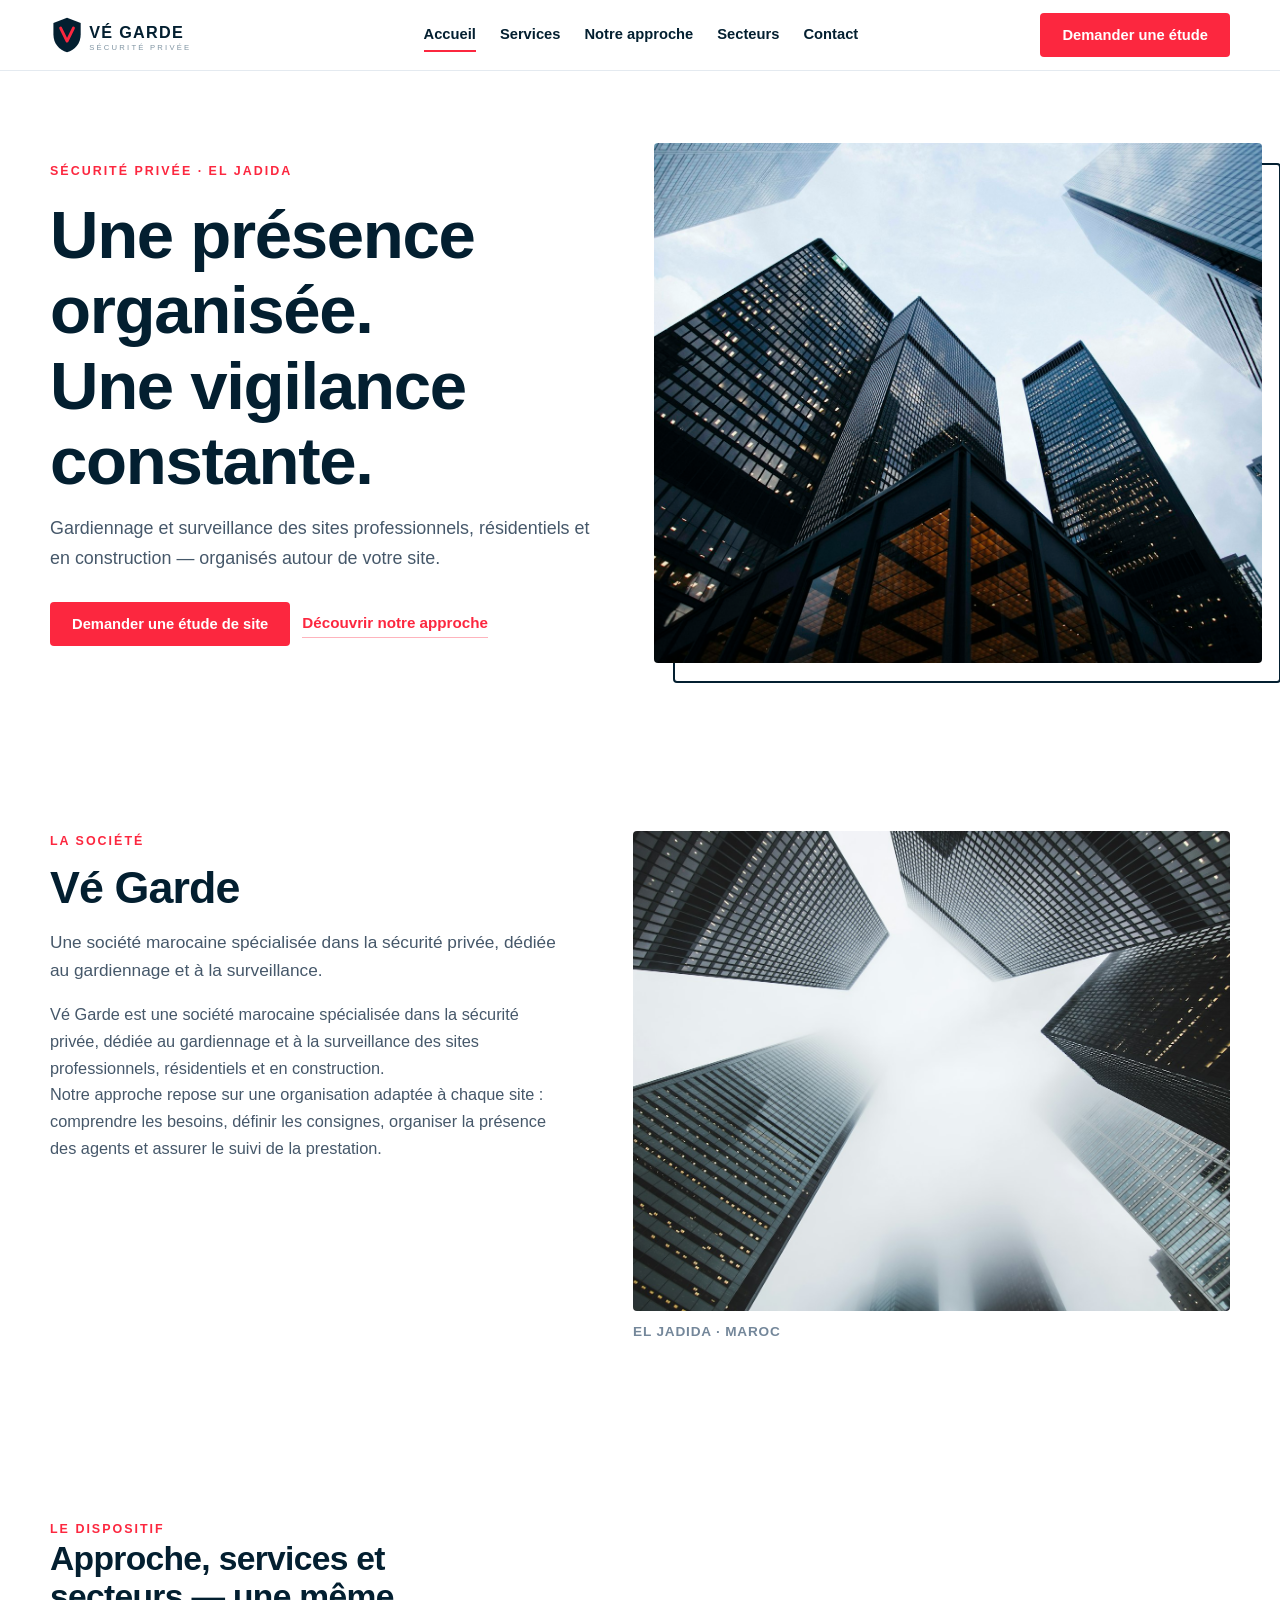
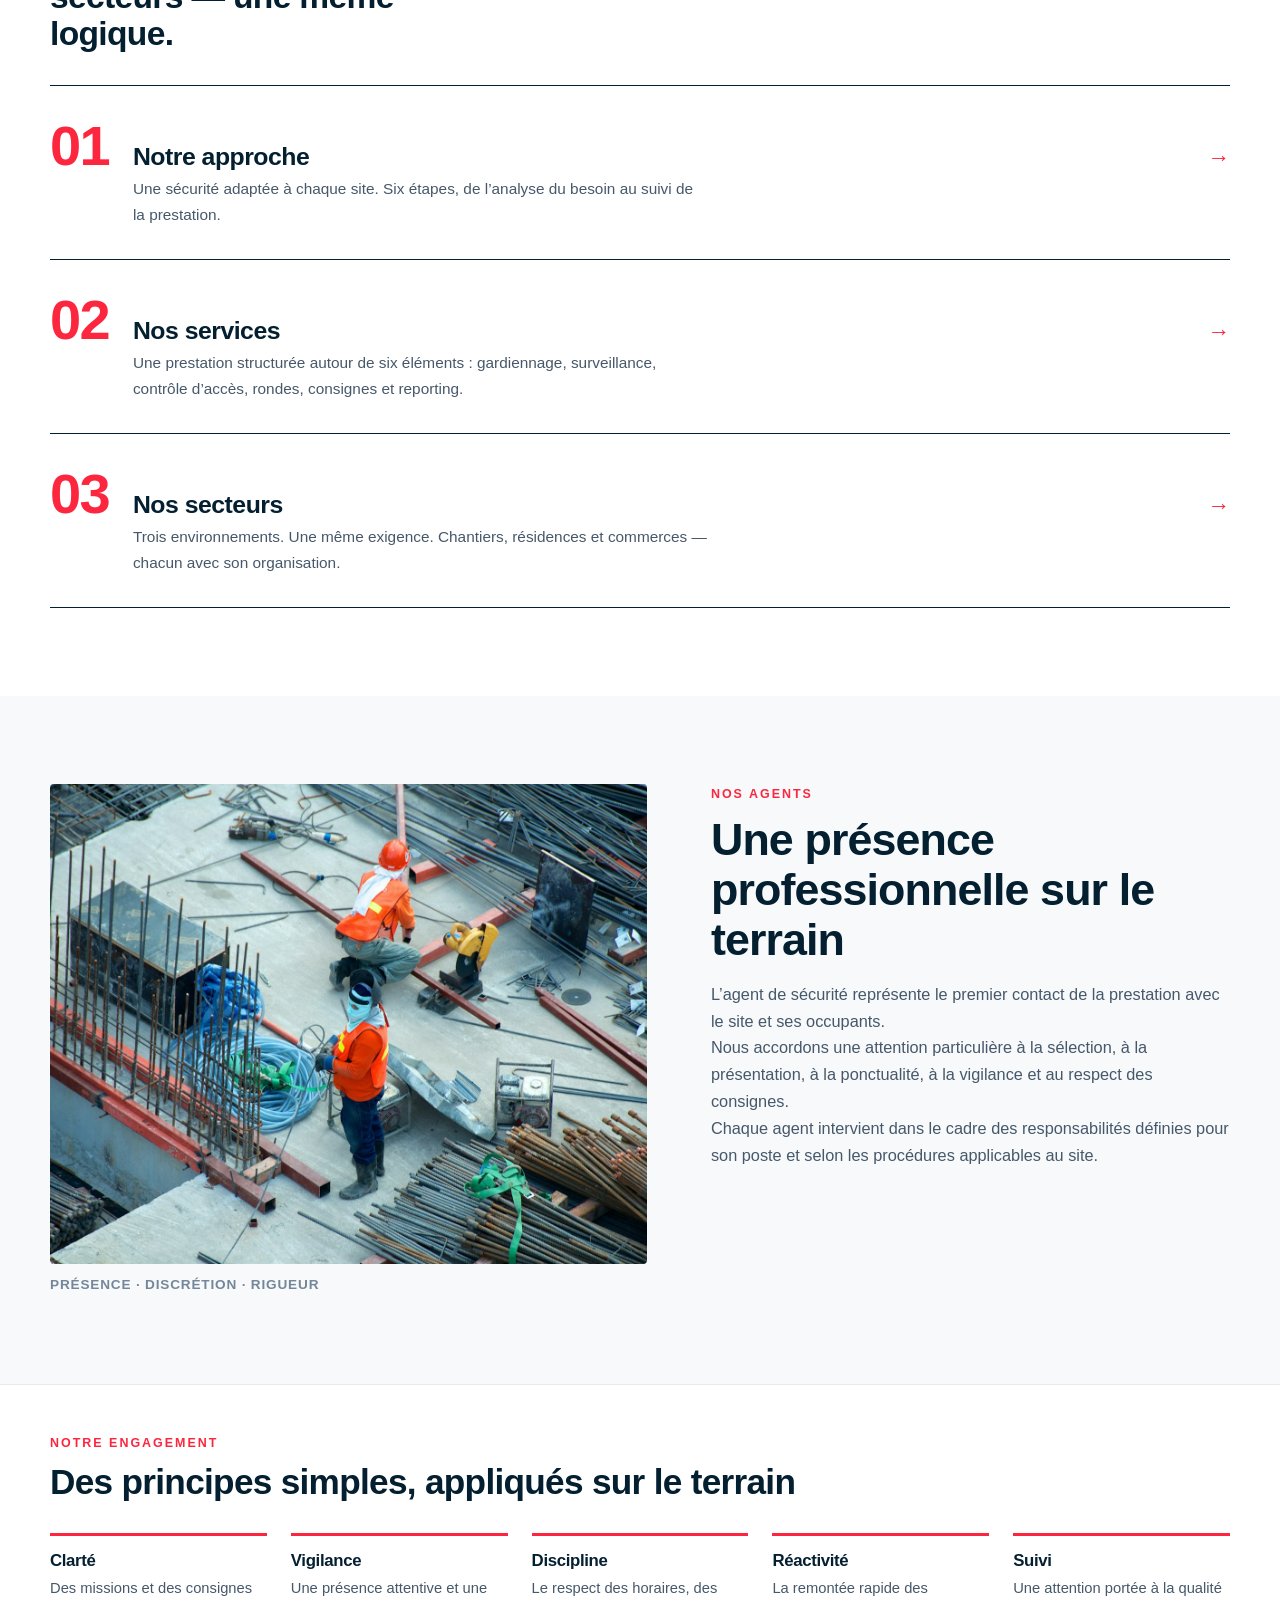
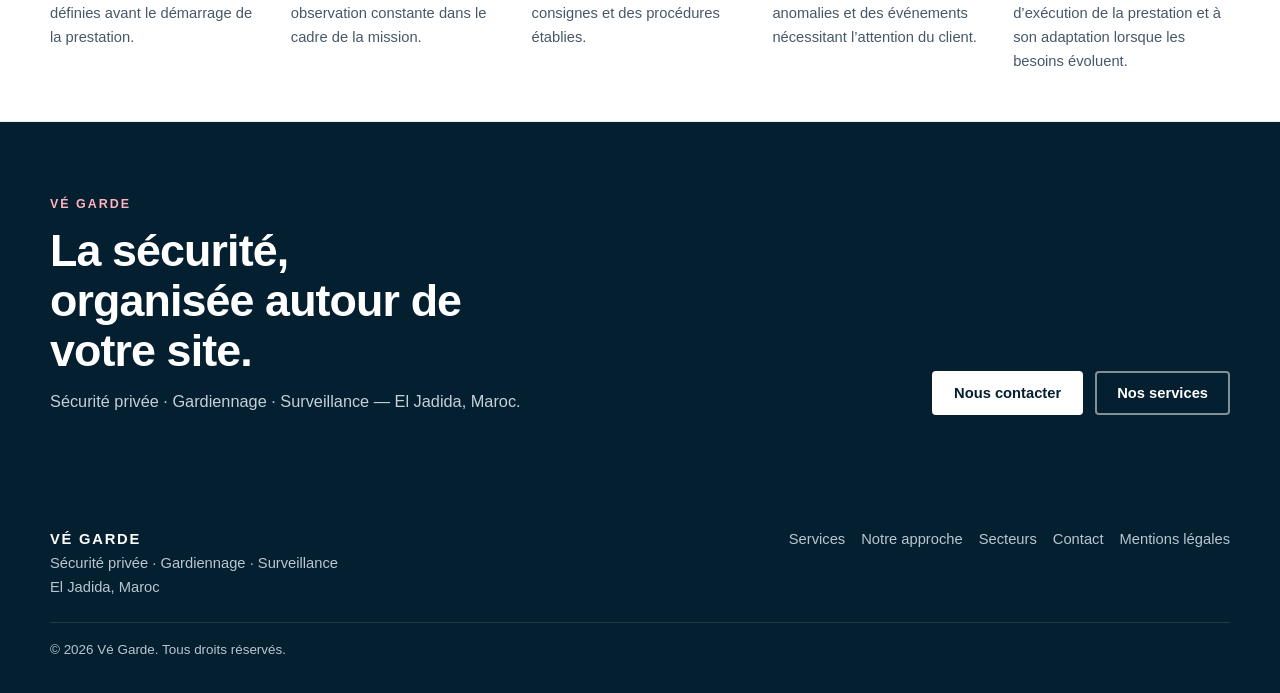
<file: index.html>
<!DOCTYPE html>
<html lang="fr">
<head>
  <meta charset="UTF-8">
  <meta name="viewport" content="width=device-width, initial-scale=1">
  <title>Vé Garde — Sécurité privée à El Jadida</title>
  <meta name="description" content="Vé Garde est une société marocaine spécialisée dans la sécurité privée, dédiée au gardiennage et à la surveillance des sites professionnels, résidentiels et en construction.">
  <meta name="theme-color" content="#ffffff">
  <link rel="icon" href="favicon.svg" type="image/svg+xml">
  <link rel="stylesheet" href="css/style.css">
</head>
<body>
  <a class="skip" href="#contenu">Aller au contenu</a>
  <header class="top">
    <div class="wrap">
      <a class="logo" href="index.html" aria-label="Vé Garde — Accueil">
        <img src="img/logo.svg" alt="Vé Garde" width="224" height="44">
      </a>
      <nav class="nav-desk" aria-label="Principal">
        <a href="index.html" aria-current="page">Accueil</a>
        <a href="services.html">Services</a>
        <a href="approche.html">Notre approche</a>
        <a href="secteurs.html">Secteurs</a>
        <a href="contact.html">Contact</a>
      </nav>
      <a class="btn btn-red" href="contact.html">Demander une étude</a>
      <button class="burger" type="button" data-menu-toggle aria-expanded="false" aria-controls="menu-mobile" aria-label="Ouvrir le menu"><span></span></button>
    </div>
  </header>
  <nav class="nav-mob" id="menu-mobile" data-menu>
    <a href="index.html" aria-current="page">Accueil</a>
    <a href="services.html">Services</a>
    <a href="approche.html">Notre approche</a>
    <a href="secteurs.html">Secteurs</a>
    <a href="contact.html">Contact</a>
    <a class="btn btn-red" href="contact.html">Demander une étude</a>
  </nav>

  <main id="contenu">
    <section class="hero">
      <div class="wrap hero-grid">
        <div>
          <p class="kicker">Sécurité privée · El Jadida</p>
          <h1>Une présence organisée.<br>Une vigilance constante.</h1>
          <p class="lead">Gardiennage et surveillance des sites professionnels, résidentiels et en construction — organisés autour de votre site.</p>
          <div class="actions">
            <a class="btn btn-red" href="contact.html">Demander une étude de site</a>
            <a class="text-link" href="approche.html">Découvrir notre approche</a>
          </div>
        </div>
        <div class="hero-visual">
          <img src="img/hero.jpg" alt="Façade contemporaine illuminée au crépuscule" width="1600" height="1067" fetchpriority="high">
        </div>
      </div>
    </section>

    <section class="section" aria-label="La société">
      <div class="wrap editorial">
        <div class="prose">
          <p class="kicker">La société</p>
          <h2>Vé Garde</h2>
          <p class="lede">Une société marocaine spécialisée dans la sécurité privée, dédiée au gardiennage et à la surveillance.</p>
          <p>Vé Garde est une société marocaine spécialisée dans la sécurité privée, dédiée au gardiennage et à la surveillance des sites professionnels, résidentiels et en construction.</p>
          <p>Notre approche repose sur une organisation adaptée à chaque site : comprendre les besoins, définir les consignes, organiser la présence des agents et assurer le suivi de la prestation.</p>
        </div>
        <figure class="bleed-image">
          <img src="img/presence.jpg" alt="Immeuble contemporain vu depuis le sol" width="1600" height="1067" loading="lazy">
          <figcaption class="caption">El Jadida · Maroc</figcaption>
        </figure>
      </div>
    </section>

    <section class="index-block" aria-label="Le dispositif">
      <div class="wrap">
        <p class="kicker">Le dispositif</p>
        <h2>Approche, services et secteurs — une même logique.</h2>
        <div class="index-list">
          <a class="index-item" href="approche.html">
            <span class="num" aria-hidden="true">01</span>
            <div>
              <h3>Notre approche</h3>
              <p>Une sécurité adaptée à chaque site. Six étapes, de l’analyse du besoin au suivi de la prestation.</p>
            </div>
            <span class="index-arrow" aria-hidden="true">→</span>
          </a>
          <a class="index-item" href="services.html">
            <span class="num" aria-hidden="true">02</span>
            <div>
              <h3>Nos services</h3>
              <p>Une prestation structurée autour de six éléments : gardiennage, surveillance, contrôle d’accès, rondes, consignes et reporting.</p>
            </div>
            <span class="index-arrow" aria-hidden="true">→</span>
          </a>
          <a class="index-item" href="secteurs.html">
            <span class="num" aria-hidden="true">03</span>
            <div>
              <h3>Nos secteurs</h3>
              <p>Trois environnements. Une même exigence. Chantiers, résidences et commerces — chacun avec son organisation.</p>
            </div>
            <span class="index-arrow" aria-hidden="true">→</span>
          </a>
        </div>
      </div>
    </section>

    <section class="section section-soft" aria-label="Nos agents">
      <div class="wrap editorial flip">
        <div class="prose">
          <p class="kicker">Nos agents</p>
          <h2>Une présence professionnelle sur le terrain</h2>
          <p>L’agent de sécurité représente le premier contact de la prestation avec le site et ses occupants.</p>
          <p>Nous accordons une attention particulière à la sélection, à la présentation, à la ponctualité, à la vigilance et au respect des consignes.</p>
          <p>Chaque agent intervient dans le cadre des responsabilités définies pour son poste et selon les procédures applicables au site.</p>
        </div>
        <figure class="bleed-image">
          <img src="img/inspection.jpg" alt="Architecture résidentielle contemporaine" width="1600" height="1060" loading="lazy">
          <figcaption class="caption">Présence · Discrétion · Rigueur</figcaption>
        </figure>
      </div>
    </section>

    <section class="principles" aria-label="Notre engagement">
      <div class="wrap">
        <div class="principles-head">
          <p class="kicker">Notre engagement</p>
          <h2>Des principes simples, appliqués sur le terrain</h2>
        </div>
        <div class="principles-row">
          <article class="principle">
            <h3>Clarté</h3>
            <p>Des missions et des consignes définies avant le démarrage de la prestation.</p>
          </article>
          <article class="principle">
            <h3>Vigilance</h3>
            <p>Une présence attentive et une observation constante dans le cadre de la mission.</p>
          </article>
          <article class="principle">
            <h3>Discipline</h3>
            <p>Le respect des horaires, des consignes et des procédures établies.</p>
          </article>
          <article class="principle">
            <h3>Réactivité</h3>
            <p>La remontée rapide des anomalies et des événements nécessitant l’attention du client.</p>
          </article>
          <article class="principle">
            <h3>Suivi</h3>
            <p>Une attention portée à la qualité d’exécution de la prestation et à son adaptation lorsque les besoins évoluent.</p>
          </article>
        </div>
      </div>
    </section>

    <section class="band" aria-label="Contact">
      <div class="wrap band-grid">
        <div>
          <p class="kicker kicker-light">Vé Garde</p>
          <h2>La sécurité, organisée autour de votre site.</h2>
          <p>Sécurité privée · Gardiennage · Surveillance — El Jadida, Maroc.</p>
        </div>
        <div class="actions">
          <a class="btn btn-white" href="contact.html">Nous contacter</a>
          <a class="btn btn-line btn-line-light" href="services.html">Nos services</a>
        </div>
      </div>
    </section>
  </main>

  <footer class="foot">
    <div class="wrap">
      <div>
        <p class="brand">Vé Garde</p>
        <p>Sécurité privée · Gardiennage · Surveillance<br>El Jadida, Maroc</p>
      </div>
      <nav aria-label="Pied de page">
        <a href="services.html">Services</a>
        <a href="approche.html">Notre approche</a>
        <a href="secteurs.html">Secteurs</a>
        <a href="contact.html">Contact</a>
        <a href="mentions-legales.html">Mentions légales</a>
      </nav>
      <p class="legal"><span>© <span data-year>2026</span> Vé Garde. Tous droits réservés.</span></p>
    </div>
  </footer>
  <script src="js/main.js"></script>
</body>
</html>
</file>
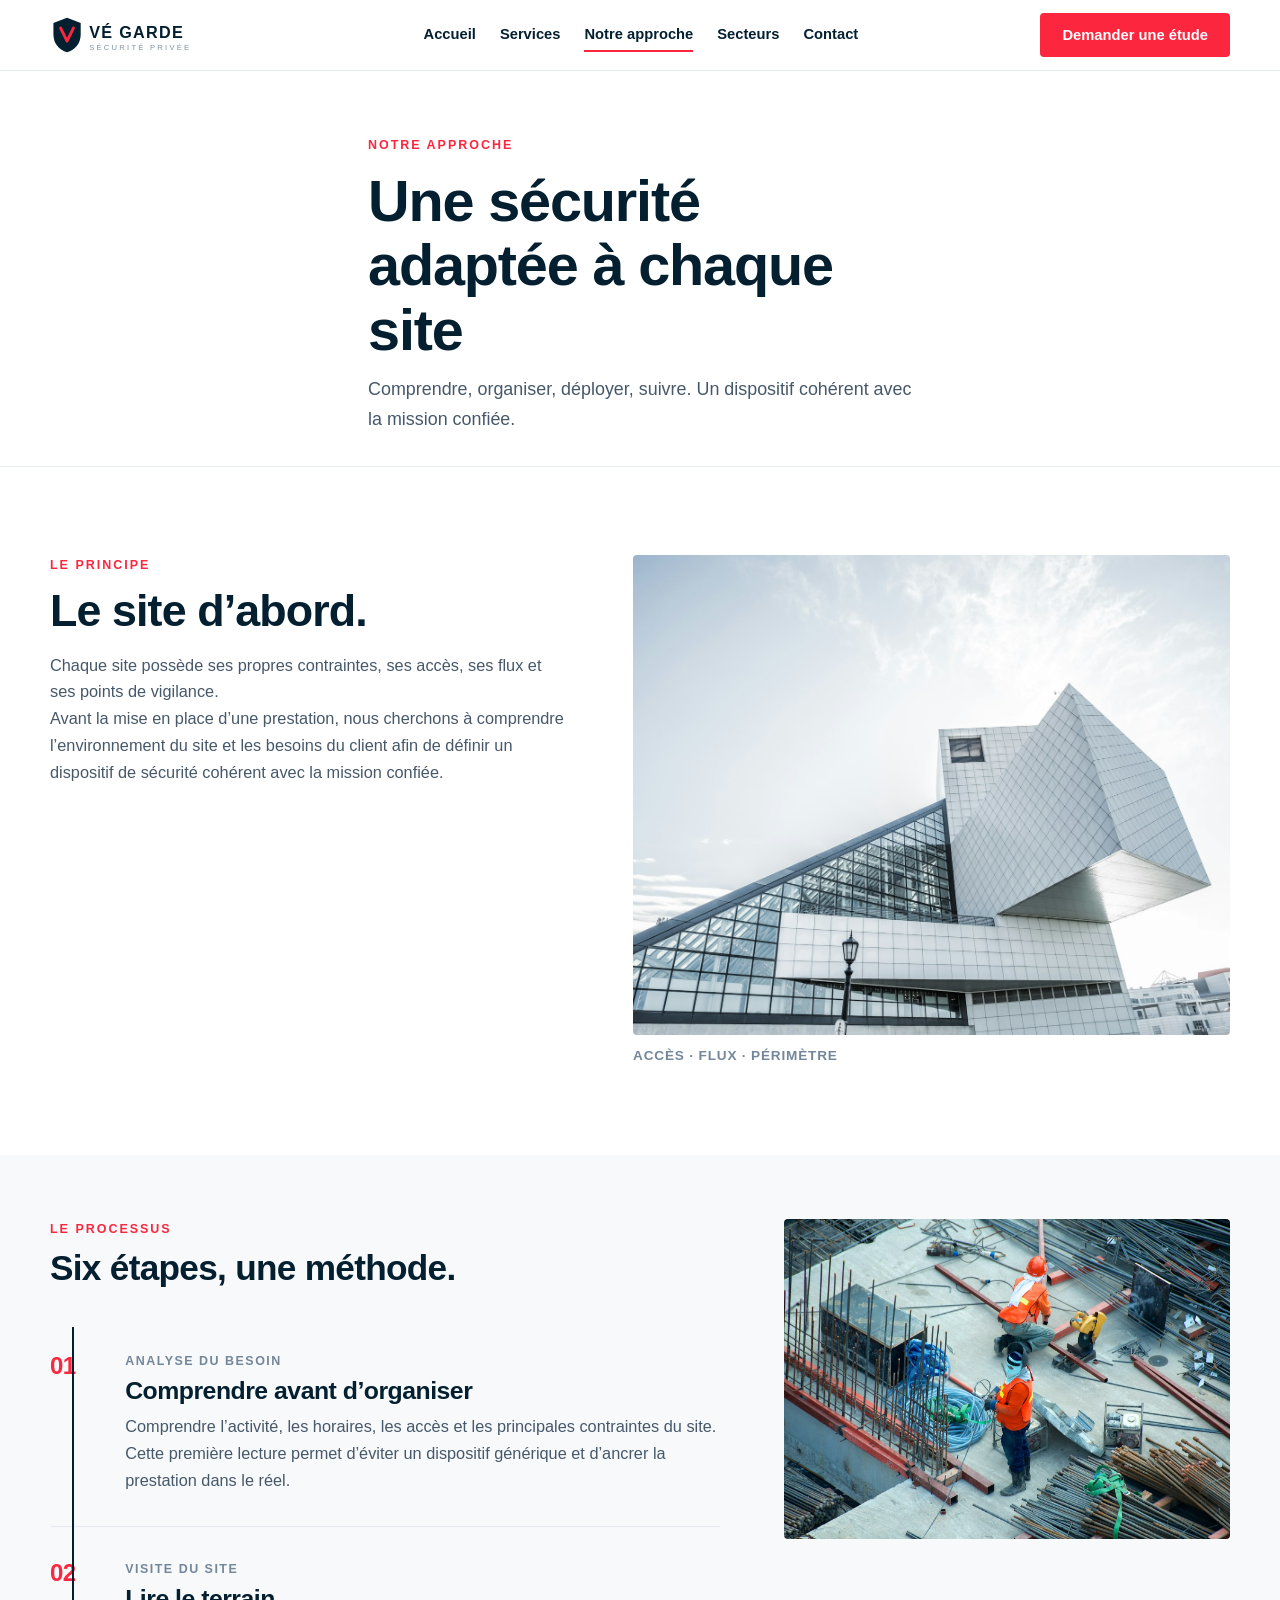
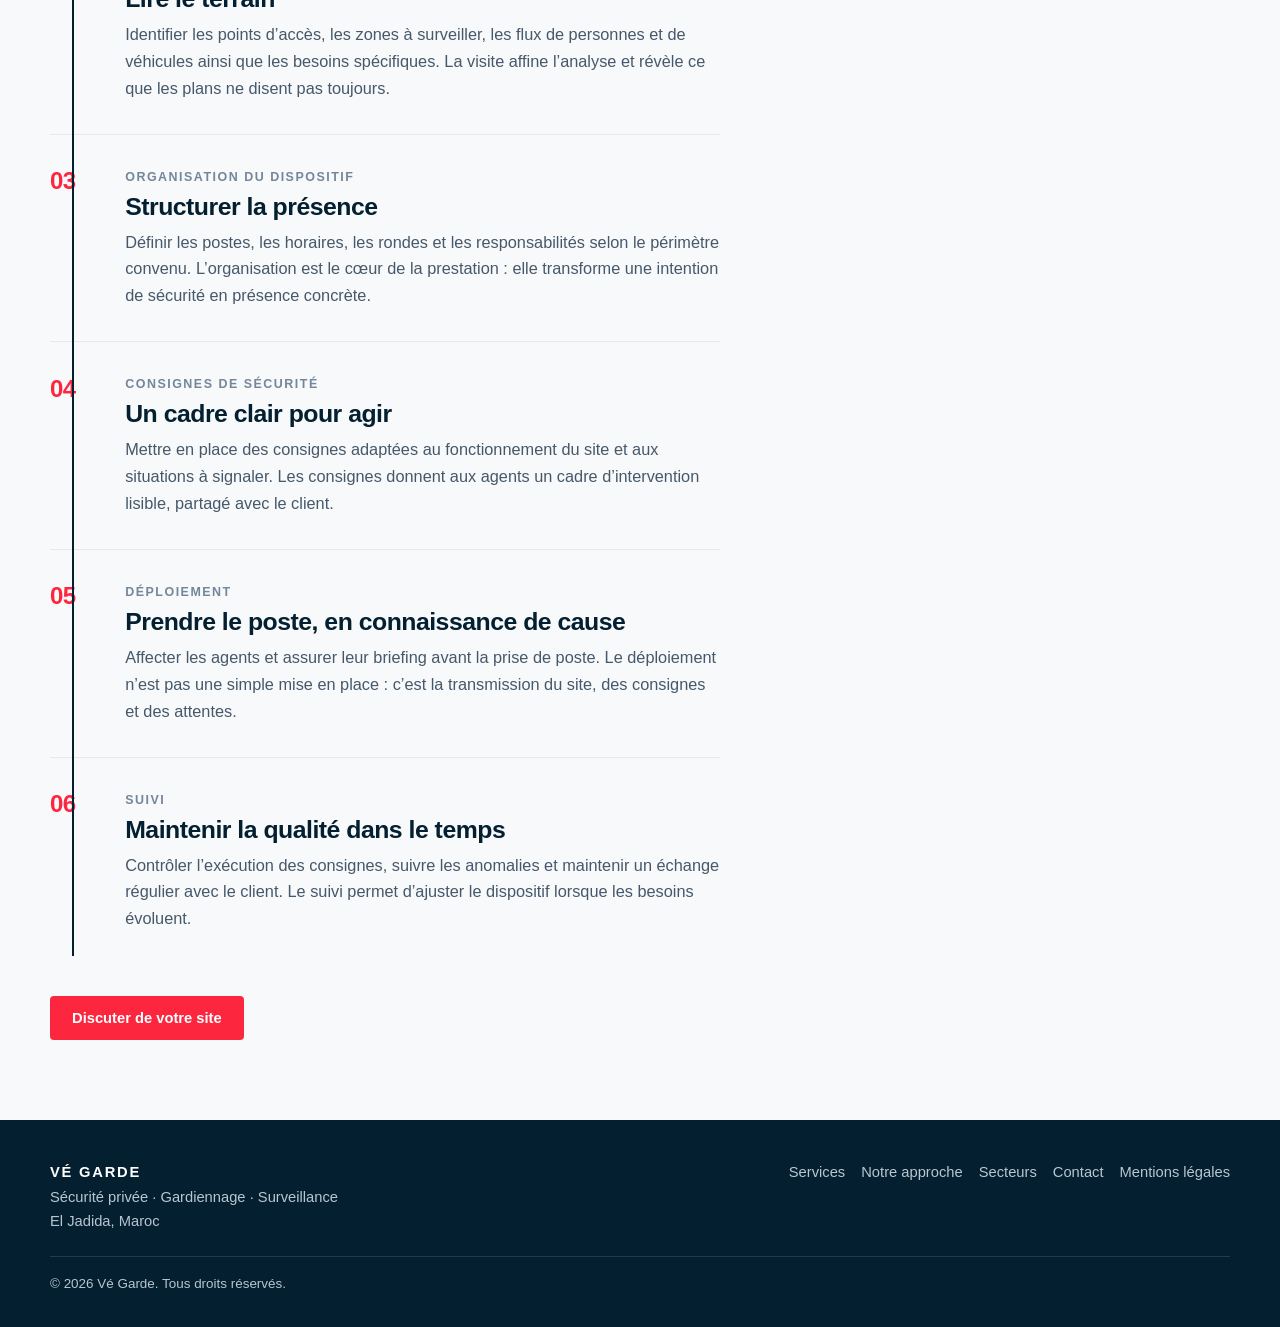
<file: approche.html>
<!DOCTYPE html>
<html lang="fr">
<head>
  <meta charset="UTF-8">
  <meta name="viewport" content="width=device-width, initial-scale=1">
  <title>Notre approche — Vé Garde</title>
  <meta name="description" content="Une sécurité adaptée à chaque site : analyse, visite, organisation, consignes, déploiement et suivi.">
  <meta name="theme-color" content="#ffffff">
  <link rel="icon" href="favicon.svg" type="image/svg+xml">
  <link rel="stylesheet" href="css/style.css">
</head>
<body>
  <a class="skip" href="#contenu">Aller au contenu</a>
  <header class="top">
    <div class="wrap">
      <a class="logo" href="index.html" aria-label="Vé Garde — Accueil">
        <img src="img/logo.svg" alt="Vé Garde" width="224" height="44">
      </a>
      <nav class="nav-desk" aria-label="Principal">
        <a href="index.html">Accueil</a>
        <a href="services.html">Services</a>
        <a href="approche.html" aria-current="page">Notre approche</a>
        <a href="secteurs.html">Secteurs</a>
        <a href="contact.html">Contact</a>
      </nav>
      <a class="btn btn-red" href="contact.html">Demander une étude</a>
      <button class="burger" type="button" data-menu-toggle aria-expanded="false" aria-controls="menu-mobile" aria-label="Ouvrir le menu"><span></span></button>
    </div>
  </header>
  <nav class="nav-mob" id="menu-mobile" data-menu>
    <a href="index.html">Accueil</a>
    <a href="services.html">Services</a>
    <a href="approche.html" aria-current="page">Notre approche</a>
    <a href="secteurs.html">Secteurs</a>
    <a href="contact.html">Contact</a>
    <a class="btn btn-red" href="contact.html">Demander une étude</a>
  </nav>

  <main id="contenu">
    <header class="page-intro">
      <div class="wrap prose">
        <p class="kicker">Notre approche</p>
        <h1>Une sécurité adaptée à chaque site</h1>
        <p class="lead">Comprendre, organiser, déployer, suivre. Un dispositif cohérent avec la mission confiée.</p>
      </div>
    </header>

    <section class="section">
      <div class="wrap editorial">
        <div class="prose">
          <p class="kicker">Le principe</p>
          <h2>Le site d’abord.</h2>
          <p>Chaque site possède ses propres contraintes, ses accès, ses flux et ses points de vigilance.</p>
          <p>Avant la mise en place d’une prestation, nous cherchons à comprendre l’environnement du site et les besoins du client afin de définir un dispositif de sécurité cohérent avec la mission confiée.</p>
        </div>
        <figure class="bleed-image">
          <img src="img/method.jpg" alt="Entrée d’un bâtiment contemporain" width="1600" height="1067" loading="lazy">
          <figcaption class="caption">Accès · Flux · Périmètre</figcaption>
        </figure>
      </div>
    </section>

    <section class="section-soft" aria-label="Le processus">
      <div class="wrap timeline-layout">
        <div>
          <p class="kicker">Le processus</p>
          <h2 style="font-size:clamp(1.6rem,3vw,2.2rem);margin:0.5rem 0 2rem">Six étapes, une méthode.</h2>
          <ol class="timeline">
            <li class="timeline-step">
              <span class="num" aria-hidden="true">01</span>
              <div>
                <span class="label">Analyse du besoin</span>
                <h2>Comprendre avant d’organiser</h2>
                <p>Comprendre l’activité, les horaires, les accès et les principales contraintes du site. Cette première lecture permet d’éviter un dispositif générique et d’ancrer la prestation dans le réel.</p>
              </div>
            </li>
            <li class="timeline-step">
              <span class="num" aria-hidden="true">02</span>
              <div>
                <span class="label">Visite du site</span>
                <h2>Lire le terrain</h2>
                <p>Identifier les points d’accès, les zones à surveiller, les flux de personnes et de véhicules ainsi que les besoins spécifiques. La visite affine l’analyse et révèle ce que les plans ne disent pas toujours.</p>
              </div>
            </li>
            <li class="timeline-step">
              <span class="num" aria-hidden="true">03</span>
              <div>
                <span class="label">Organisation du dispositif</span>
                <h2>Structurer la présence</h2>
                <p>Définir les postes, les horaires, les rondes et les responsabilités selon le périmètre convenu. L’organisation est le cœur de la prestation : elle transforme une intention de sécurité en présence concrète.</p>
              </div>
            </li>
            <li class="timeline-step">
              <span class="num" aria-hidden="true">04</span>
              <div>
                <span class="label">Consignes de sécurité</span>
                <h2>Un cadre clair pour agir</h2>
                <p>Mettre en place des consignes adaptées au fonctionnement du site et aux situations à signaler. Les consignes donnent aux agents un cadre d’intervention lisible, partagé avec le client.</p>
              </div>
            </li>
            <li class="timeline-step">
              <span class="num" aria-hidden="true">05</span>
              <div>
                <span class="label">Déploiement</span>
                <h2>Prendre le poste, en connaissance de cause</h2>
                <p>Affecter les agents et assurer leur briefing avant la prise de poste. Le déploiement n’est pas une simple mise en place : c’est la transmission du site, des consignes et des attentes.</p>
              </div>
            </li>
            <li class="timeline-step">
              <span class="num" aria-hidden="true">06</span>
              <div>
                <span class="label">Suivi</span>
                <h2>Maintenir la qualité dans le temps</h2>
                <p>Contrôler l’exécution des consignes, suivre les anomalies et maintenir un échange régulier avec le client. Le suivi permet d’ajuster le dispositif lorsque les besoins évoluent.</p>
              </div>
            </li>
          </ol>
          <p style="margin-top:2rem"><a class="btn btn-red" href="contact.html">Discuter de votre site</a></p>
        </div>
        <aside class="timeline-aside" aria-hidden="true">
          <img src="img/inspection.jpg" alt="" width="1600" height="1060" loading="lazy">
        </aside>
      </div>
    </section>
  </main>

  <footer class="foot">
    <div class="wrap">
      <div>
        <p class="brand">Vé Garde</p>
        <p>Sécurité privée · Gardiennage · Surveillance<br>El Jadida, Maroc</p>
      </div>
      <nav aria-label="Pied de page">
        <a href="services.html">Services</a>
        <a href="approche.html">Notre approche</a>
        <a href="secteurs.html">Secteurs</a>
        <a href="contact.html">Contact</a>
        <a href="mentions-legales.html">Mentions légales</a>
      </nav>
      <p class="legal"><span>© <span data-year>2026</span> Vé Garde. Tous droits réservés.</span></p>
    </div>
  </footer>
  <script src="js/main.js"></script>
</body>
</html>
</file>
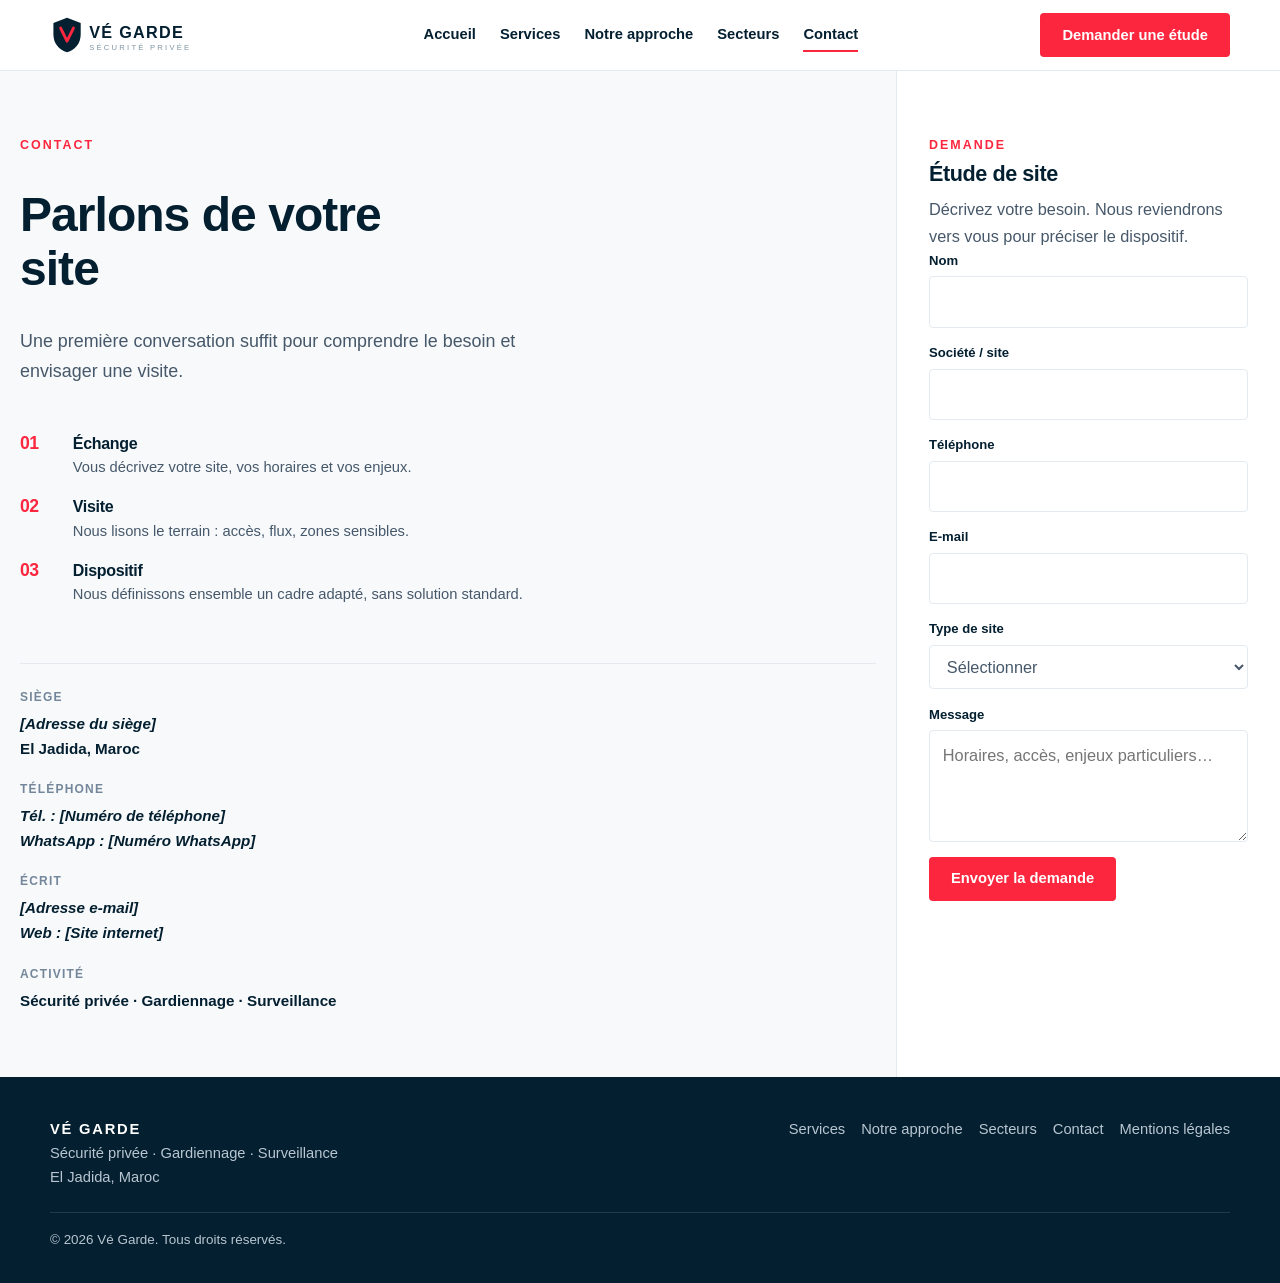
<file: contact.html>
<!DOCTYPE html>
<html lang="fr">
<head>
  <meta charset="UTF-8">
  <meta name="viewport" content="width=device-width, initial-scale=1">
  <title>Contact — Vé Garde</title>
  <meta name="description" content="Parlons de votre site. Demander une étude de site à Vé Garde, El Jadida.">
  <meta name="theme-color" content="#ffffff">
  <link rel="icon" href="favicon.svg" type="image/svg+xml">
  <link rel="stylesheet" href="css/style.css">
</head>
<body>
  <a class="skip" href="#contenu">Aller au contenu</a>
  <header class="top">
    <div class="wrap">
      <a class="logo" href="index.html" aria-label="Vé Garde — Accueil">
        <img src="img/logo.svg" alt="Vé Garde" width="224" height="44">
      </a>
      <nav class="nav-desk" aria-label="Principal">
        <a href="index.html">Accueil</a>
        <a href="services.html">Services</a>
        <a href="approche.html">Notre approche</a>
        <a href="secteurs.html">Secteurs</a>
        <a href="contact.html" aria-current="page">Contact</a>
      </nav>
      <a class="btn btn-red" href="contact.html">Demander une étude</a>
      <button class="burger" type="button" data-menu-toggle aria-expanded="false" aria-controls="menu-mobile" aria-label="Ouvrir le menu"><span></span></button>
    </div>
  </header>
  <nav class="nav-mob" id="menu-mobile" data-menu>
    <a href="index.html">Accueil</a>
    <a href="services.html">Services</a>
    <a href="approche.html">Notre approche</a>
    <a href="secteurs.html">Secteurs</a>
    <a href="contact.html" aria-current="page">Contact</a>
    <a class="btn btn-red" href="contact.html">Demander une étude</a>
  </nav>

  <main id="contenu" class="contact-page">
    <div class="contact-aside">
      <div class="wrap">
        <p class="kicker">Contact</p>
        <h1>Parlons de votre site</h1>
        <p class="lead">Une première conversation suffit pour comprendre le besoin et envisager une visite.</p>

        <div class="process-steps" aria-label="Étapes après votre demande">
          <div class="process-step">
            <span class="num">01</span>
            <div>
              <h3>Échange</h3>
              <p>Vous décrivez votre site, vos horaires et vos enjeux.</p>
            </div>
          </div>
          <div class="process-step">
            <span class="num">02</span>
            <div>
              <h3>Visite</h3>
              <p>Nous lisons le terrain : accès, flux, zones sensibles.</p>
            </div>
          </div>
          <div class="process-step">
            <span class="num">03</span>
            <div>
              <h3>Dispositif</h3>
              <p>Nous définissons ensemble un cadre adapté, sans solution standard.</p>
            </div>
          </div>
        </div>

        <dl class="info-list">
          <div>
            <dt>Siège</dt>
            <dd class="placeholder">[Adresse du siège]</dd>
            <dd>El Jadida, Maroc</dd>
          </div>
          <div>
            <dt>Téléphone</dt>
            <dd class="placeholder">Tél. : [Numéro de téléphone]</dd>
            <dd class="placeholder">WhatsApp : [Numéro WhatsApp]</dd>
          </div>
          <div>
            <dt>Écrit</dt>
            <dd class="placeholder">[Adresse e-mail]</dd>
            <dd class="placeholder">Web : [Site internet]</dd>
          </div>
          <div>
            <dt>Activité</dt>
            <dd>Sécurité privée · Gardiennage · Surveillance</dd>
          </div>
        </dl>
      </div>
    </div>

    <div class="contact-form-wrap">
      <form class="form-panel" data-contact-form>
        <p class="kicker">Demande</p>
        <h2>Étude de site</h2>
        <p>Décrivez votre besoin. Nous reviendrons vers vous pour préciser le dispositif.</p>
        <div class="field">
          <label for="name">Nom</label>
          <input id="name" name="name" type="text" autocomplete="name" required>
        </div>
        <div class="field">
          <label for="company">Société / site</label>
          <input id="company" name="company" type="text" autocomplete="organization">
        </div>
        <div class="field">
          <label for="phone">Téléphone</label>
          <input id="phone" name="phone" type="tel" autocomplete="tel" required>
        </div>
        <div class="field">
          <label for="email">E-mail</label>
          <input id="email" name="email" type="email" autocomplete="email" required>
        </div>
        <div class="field">
          <label for="site-type">Type de site</label>
          <select id="site-type" name="site-type" required>
            <option value="">Sélectionner</option>
            <option>Chantier / site en construction</option>
            <option>Résidence / copropriété</option>
            <option>Commerce / local professionnel</option>
            <option>Autre</option>
          </select>
        </div>
        <div class="field">
          <label for="message">Message</label>
          <textarea id="message" name="message" required placeholder="Horaires, accès, enjeux particuliers…"></textarea>
        </div>
        <button class="btn btn-red" type="submit">Envoyer la demande</button>
        <p class="form-status" data-form-status hidden></p>
      </form>
    </div>
  </main>

  <footer class="foot">
    <div class="wrap">
      <div>
        <p class="brand">Vé Garde</p>
        <p>Sécurité privée · Gardiennage · Surveillance<br>El Jadida, Maroc</p>
      </div>
      <nav aria-label="Pied de page">
        <a href="services.html">Services</a>
        <a href="approche.html">Notre approche</a>
        <a href="secteurs.html">Secteurs</a>
        <a href="contact.html">Contact</a>
        <a href="mentions-legales.html">Mentions légales</a>
      </nav>
      <p class="legal"><span>© <span data-year>2026</span> Vé Garde. Tous droits réservés.</span></p>
    </div>
  </footer>
  <script src="js/main.js"></script>
</body>
</html>
</file>
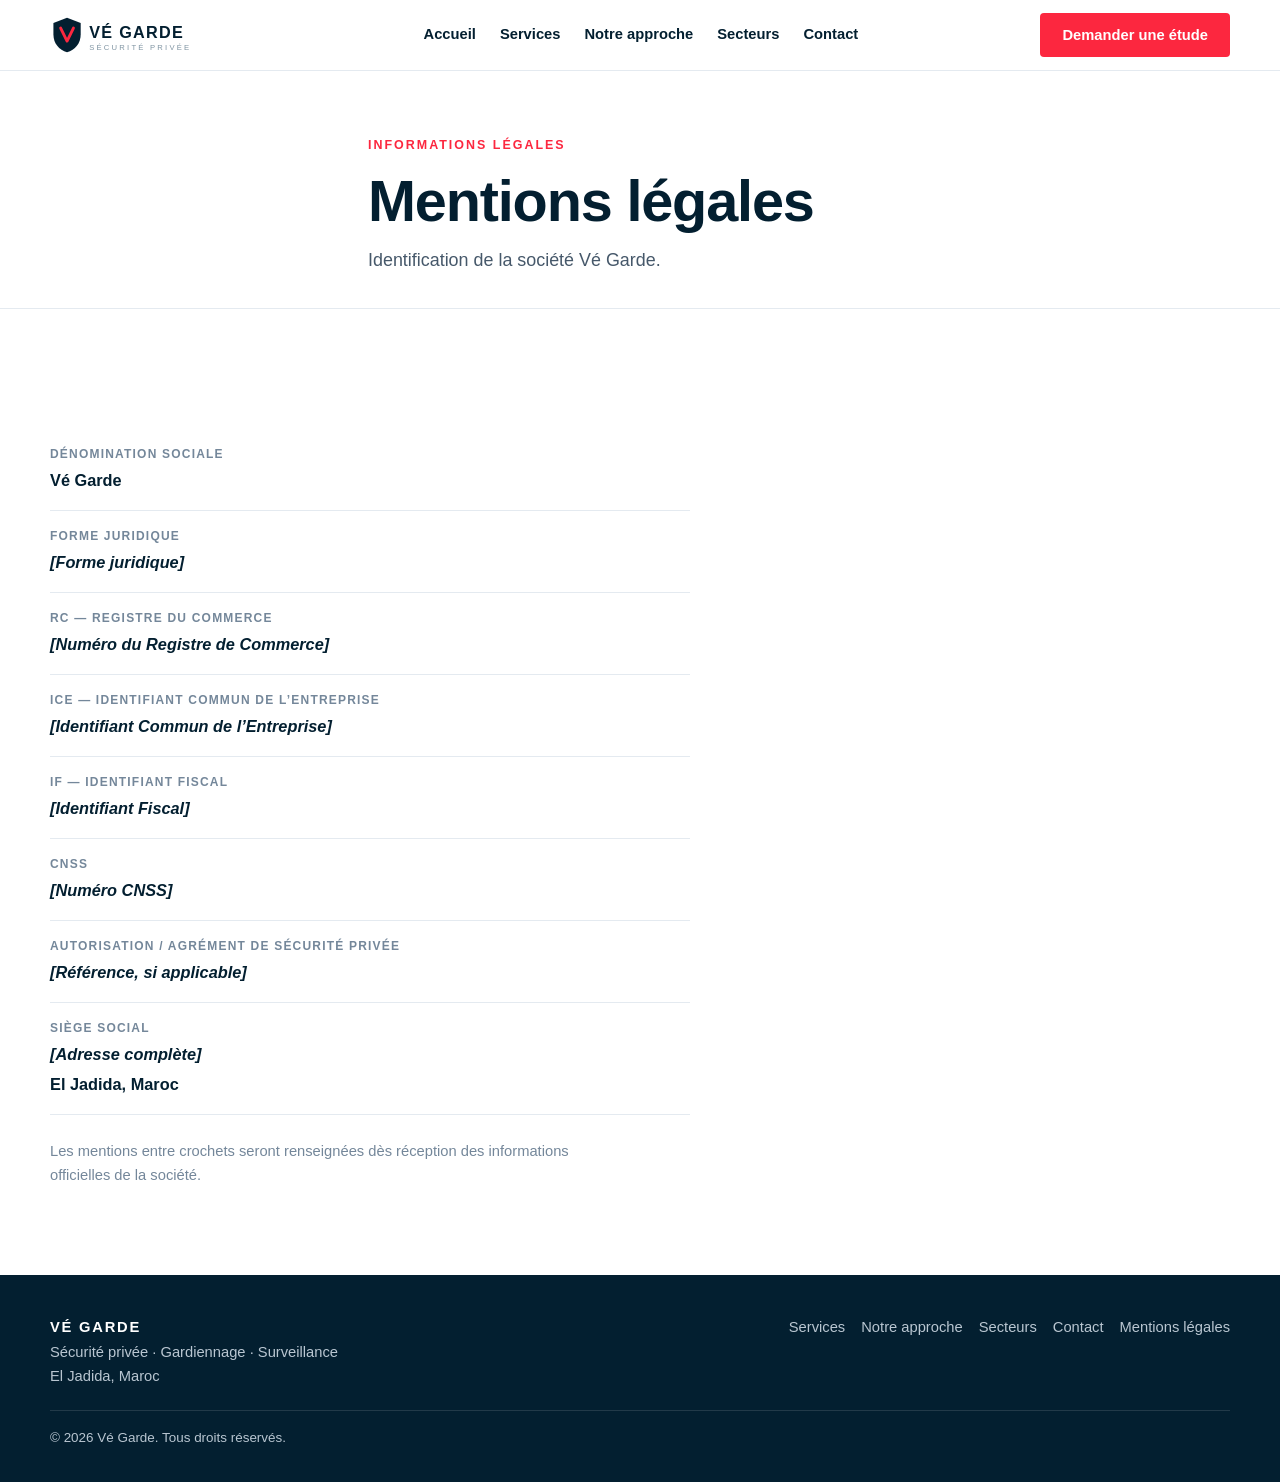
<file: mentions-legales.html>
<!DOCTYPE html>
<html lang="fr">
<head>
  <meta charset="UTF-8">
  <meta name="viewport" content="width=device-width, initial-scale=1">
  <title>Mentions légales — Vé Garde</title>
  <meta name="description" content="Identification de la société Vé Garde.">
  <meta name="theme-color" content="#ffffff">
  <link rel="icon" href="favicon.svg" type="image/svg+xml">
  <link rel="stylesheet" href="css/style.css">
</head>
<body>
  <a class="skip" href="#contenu">Aller au contenu</a>
  <header class="top">
    <div class="wrap">
      <a class="logo" href="index.html" aria-label="Vé Garde — Accueil">
        <img src="img/logo.svg" alt="Vé Garde" width="224" height="44">
      </a>
      <nav class="nav-desk" aria-label="Principal">
        <a href="index.html">Accueil</a>
        <a href="services.html">Services</a>
        <a href="approche.html">Notre approche</a>
        <a href="secteurs.html">Secteurs</a>
        <a href="contact.html">Contact</a>
      </nav>
      <a class="btn btn-red" href="contact.html">Demander une étude</a>
      <button class="burger" type="button" data-menu-toggle aria-expanded="false" aria-controls="menu-mobile" aria-label="Ouvrir le menu"><span></span></button>
    </div>
  </header>
  <nav class="nav-mob" id="menu-mobile" data-menu>
    <a href="index.html">Accueil</a>
    <a href="services.html">Services</a>
    <a href="approche.html">Notre approche</a>
    <a href="secteurs.html">Secteurs</a>
    <a href="contact.html">Contact</a>
    <a class="btn btn-red" href="contact.html">Demander une étude</a>
  </nav>

  <main id="contenu">
    <header class="page-intro">
      <div class="wrap prose">
        <p class="kicker">Informations légales</p>
        <h1>Mentions légales</h1>
        <p class="lead">Identification de la société Vé Garde.</p>
      </div>
    </header>

    <section class="section">
      <div class="wrap">
        <dl class="legal-list">
          <div>
            <dt>Dénomination sociale</dt>
            <dd>Vé Garde</dd>
          </div>
          <div>
            <dt>Forme juridique</dt>
            <dd class="placeholder">[Forme juridique]</dd>
          </div>
          <div>
            <dt>RC — Registre du commerce</dt>
            <dd class="placeholder">[Numéro du Registre de Commerce]</dd>
          </div>
          <div>
            <dt>ICE — Identifiant commun de l’entreprise</dt>
            <dd class="placeholder">[Identifiant Commun de l’Entreprise]</dd>
          </div>
          <div>
            <dt>IF — Identifiant fiscal</dt>
            <dd class="placeholder">[Identifiant Fiscal]</dd>
          </div>
          <div>
            <dt>CNSS</dt>
            <dd class="placeholder">[Numéro CNSS]</dd>
          </div>
          <div>
            <dt>Autorisation / agrément de sécurité privée</dt>
            <dd class="placeholder">[Référence, si applicable]</dd>
          </div>
          <div>
            <dt>Siège social</dt>
            <dd class="placeholder">[Adresse complète]</dd>
            <dd>El Jadida, Maroc</dd>
          </div>
        </dl>
        <p class="legal-note">Les mentions entre crochets seront renseignées dès réception des informations officielles de la société.</p>
      </div>
    </section>
  </main>

  <footer class="foot">
    <div class="wrap">
      <div>
        <p class="brand">Vé Garde</p>
        <p>Sécurité privée · Gardiennage · Surveillance<br>El Jadida, Maroc</p>
      </div>
      <nav aria-label="Pied de page">
        <a href="services.html">Services</a>
        <a href="approche.html">Notre approche</a>
        <a href="secteurs.html">Secteurs</a>
        <a href="contact.html">Contact</a>
        <a href="mentions-legales.html">Mentions légales</a>
      </nav>
      <p class="legal"><span>© <span data-year>2026</span> Vé Garde. Tous droits réservés.</span></p>
    </div>
  </footer>
  <script src="js/main.js"></script>
</body>
</html>
</file>
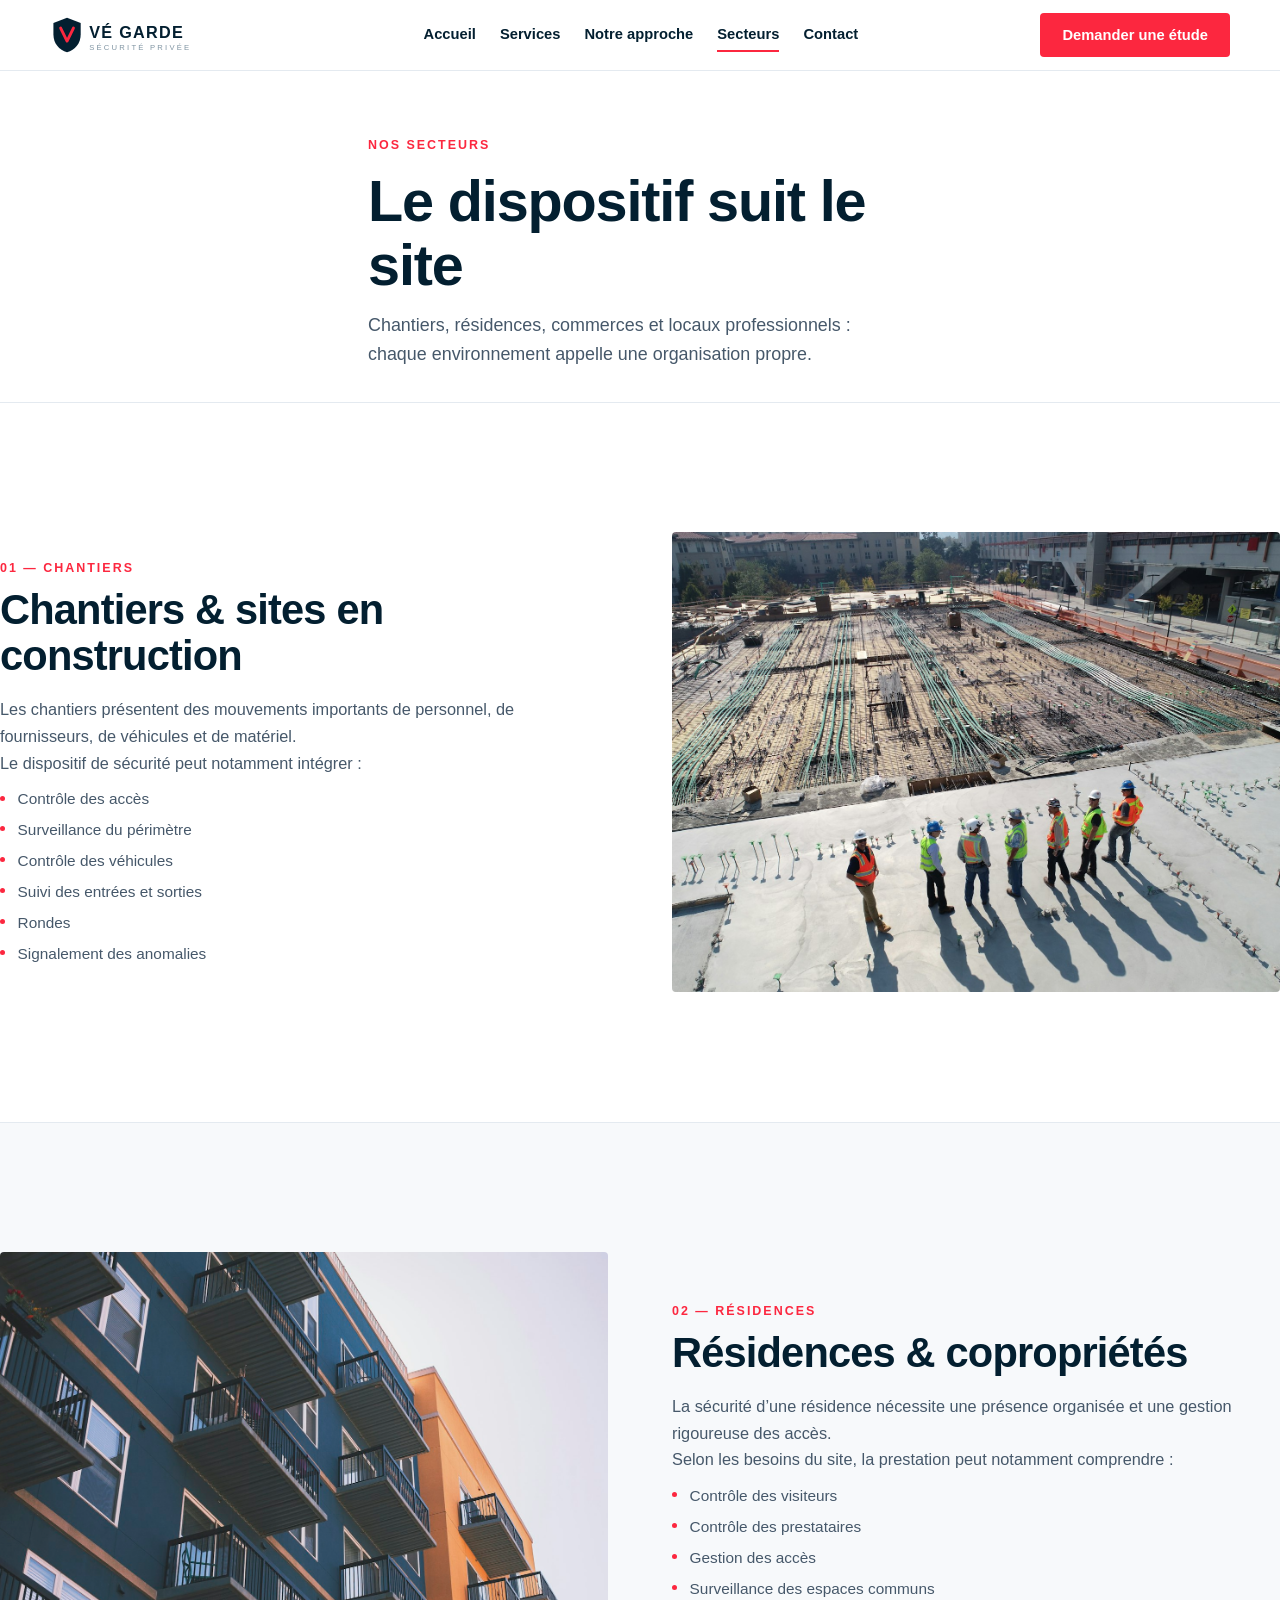
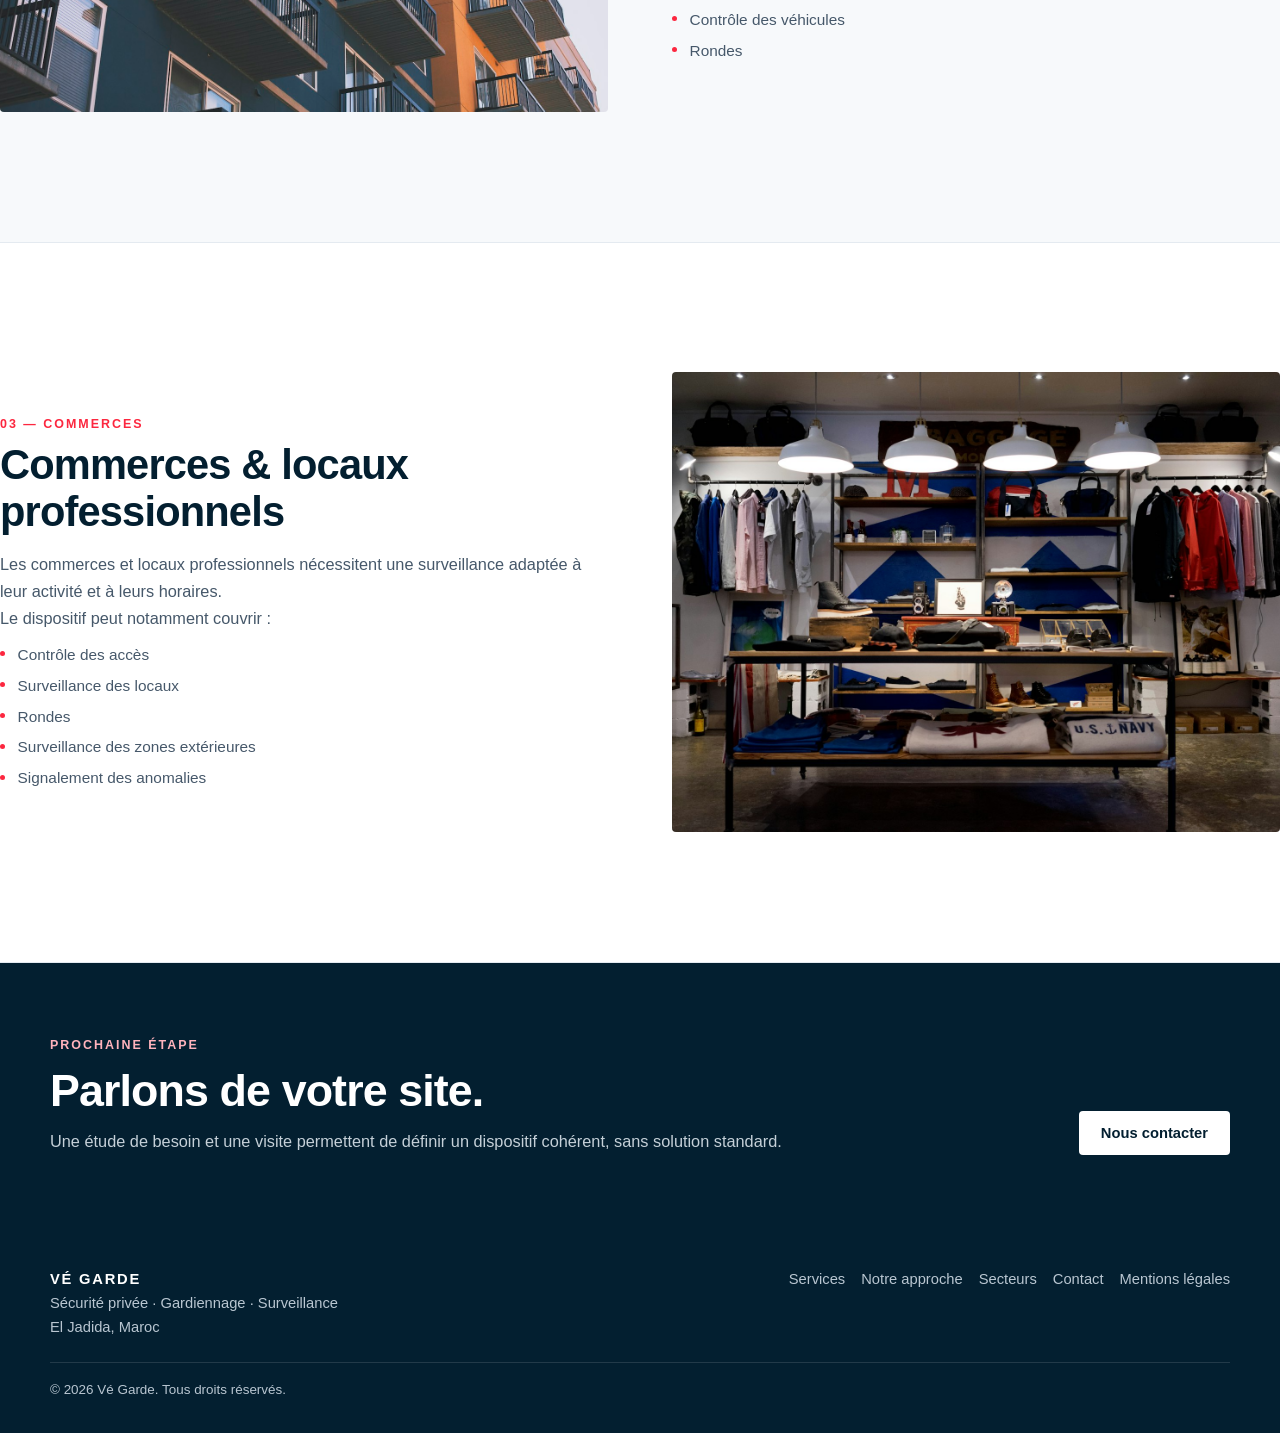
<file: secteurs.html>
<!DOCTYPE html>
<html lang="fr">
<head>
  <meta charset="UTF-8">
  <meta name="viewport" content="width=device-width, initial-scale=1">
  <title>Secteurs d’intervention — Vé Garde</title>
  <meta name="description" content="Chantiers, résidences et commerces : le dispositif de sécurité suit le site.">
  <meta name="theme-color" content="#ffffff">
  <link rel="icon" href="favicon.svg" type="image/svg+xml">
  <link rel="stylesheet" href="css/style.css">
</head>
<body>
  <a class="skip" href="#contenu">Aller au contenu</a>
  <header class="top">
    <div class="wrap">
      <a class="logo" href="index.html" aria-label="Vé Garde — Accueil">
        <img src="img/logo.svg" alt="Vé Garde" width="224" height="44">
      </a>
      <nav class="nav-desk" aria-label="Principal">
        <a href="index.html">Accueil</a>
        <a href="services.html">Services</a>
        <a href="approche.html">Notre approche</a>
        <a href="secteurs.html" aria-current="page">Secteurs</a>
        <a href="contact.html">Contact</a>
      </nav>
      <a class="btn btn-red" href="contact.html">Demander une étude</a>
      <button class="burger" type="button" data-menu-toggle aria-expanded="false" aria-controls="menu-mobile" aria-label="Ouvrir le menu"><span></span></button>
    </div>
  </header>
  <nav class="nav-mob" id="menu-mobile" data-menu>
    <a href="index.html">Accueil</a>
    <a href="services.html">Services</a>
    <a href="approche.html">Notre approche</a>
    <a href="secteurs.html" aria-current="page">Secteurs</a>
    <a href="contact.html">Contact</a>
    <a class="btn btn-red" href="contact.html">Demander une étude</a>
  </nav>

  <main id="contenu">
    <header class="page-intro">
      <div class="wrap prose">
        <p class="kicker">Nos secteurs</p>
        <h1>Le dispositif suit le site</h1>
        <p class="lead">Chantiers, résidences, commerces et locaux professionnels : chaque environnement appelle une organisation propre.</p>
      </div>
    </header>

    <section class="sector-panel" id="chantiers">
      <div class="wrap sector-inner">
        <div class="sector-sticky">
          <p class="kicker">01 — Chantiers</p>
          <h2>Chantiers &amp; sites en construction</h2>
          <p>Les chantiers présentent des mouvements importants de personnel, de fournisseurs, de véhicules et de matériel.</p>
          <p>Le dispositif de sécurité peut notamment intégrer :</p>
          <ul class="bullet-list">
            <li>Contrôle des accès</li>
            <li>Surveillance du périmètre</li>
            <li>Contrôle des véhicules</li>
            <li>Suivi des entrées et sorties</li>
            <li>Rondes</li>
            <li>Signalement des anomalies</li>
          </ul>
        </div>
        <img src="img/chantier.jpg" alt="Chantier de construction" width="1600" height="1067" loading="lazy">
      </div>
    </section>

    <section class="sector-panel sector-panel--flip section-soft" id="residences">
      <div class="wrap sector-inner">
        <div class="sector-sticky">
          <p class="kicker">02 — Résidences</p>
          <h2>Résidences &amp; copropriétés</h2>
          <p>La sécurité d’une résidence nécessite une présence organisée et une gestion rigoureuse des accès.</p>
          <p>Selon les besoins du site, la prestation peut notamment comprendre :</p>
          <ul class="bullet-list">
            <li>Contrôle des visiteurs</li>
            <li>Contrôle des prestataires</li>
            <li>Gestion des accès</li>
            <li>Surveillance des espaces communs</li>
            <li>Contrôle des véhicules</li>
            <li>Rondes</li>
          </ul>
        </div>
        <img src="img/residence.jpg" alt="Résidence et copropriété" width="1600" height="1067" loading="lazy">
      </div>
    </section>

    <section class="sector-panel" id="commerces">
      <div class="wrap sector-inner">
        <div class="sector-sticky">
          <p class="kicker">03 — Commerces</p>
          <h2>Commerces &amp; locaux professionnels</h2>
          <p>Les commerces et locaux professionnels nécessitent une surveillance adaptée à leur activité et à leurs horaires.</p>
          <p>Le dispositif peut notamment couvrir :</p>
          <ul class="bullet-list">
            <li>Contrôle des accès</li>
            <li>Surveillance des locaux</li>
            <li>Rondes</li>
            <li>Surveillance des zones extérieures</li>
            <li>Signalement des anomalies</li>
          </ul>
        </div>
        <img src="img/commerce.jpg" alt="Locaux professionnels" width="1600" height="1068" loading="lazy">
      </div>
    </section>

    <section class="band">
      <div class="wrap band-grid">
        <div>
          <p class="kicker kicker-light">Prochaine étape</p>
          <h2>Parlons de votre site.</h2>
          <p>Une étude de besoin et une visite permettent de définir un dispositif cohérent, sans solution standard.</p>
        </div>
        <a class="btn btn-white" href="contact.html">Nous contacter</a>
      </div>
    </section>
  </main>

  <footer class="foot">
    <div class="wrap">
      <div>
        <p class="brand">Vé Garde</p>
        <p>Sécurité privée · Gardiennage · Surveillance<br>El Jadida, Maroc</p>
      </div>
      <nav aria-label="Pied de page">
        <a href="services.html">Services</a>
        <a href="approche.html">Notre approche</a>
        <a href="secteurs.html">Secteurs</a>
        <a href="contact.html">Contact</a>
        <a href="mentions-legales.html">Mentions légales</a>
      </nav>
      <p class="legal"><span>© <span data-year>2026</span> Vé Garde. Tous droits réservés.</span></p>
    </div>
  </footer>
  <script src="js/main.js"></script>
</body>
</html>
</file>
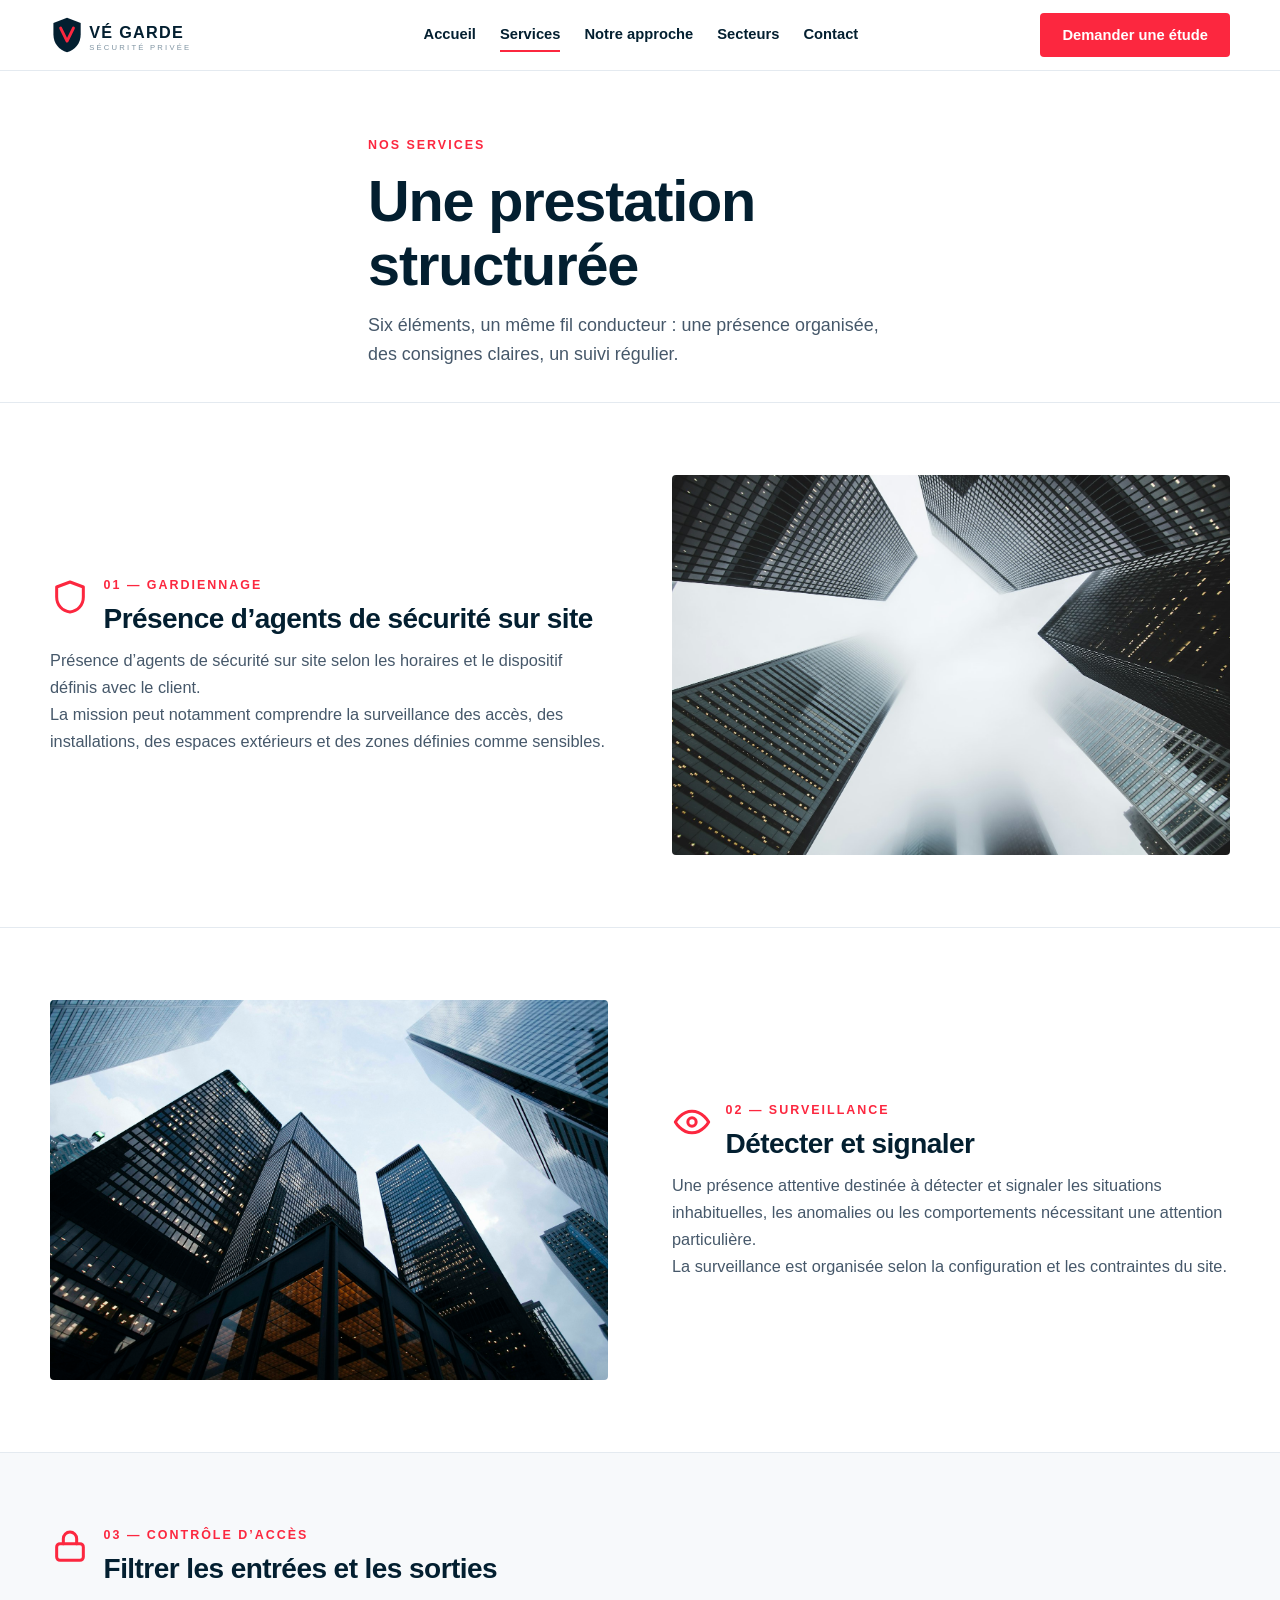
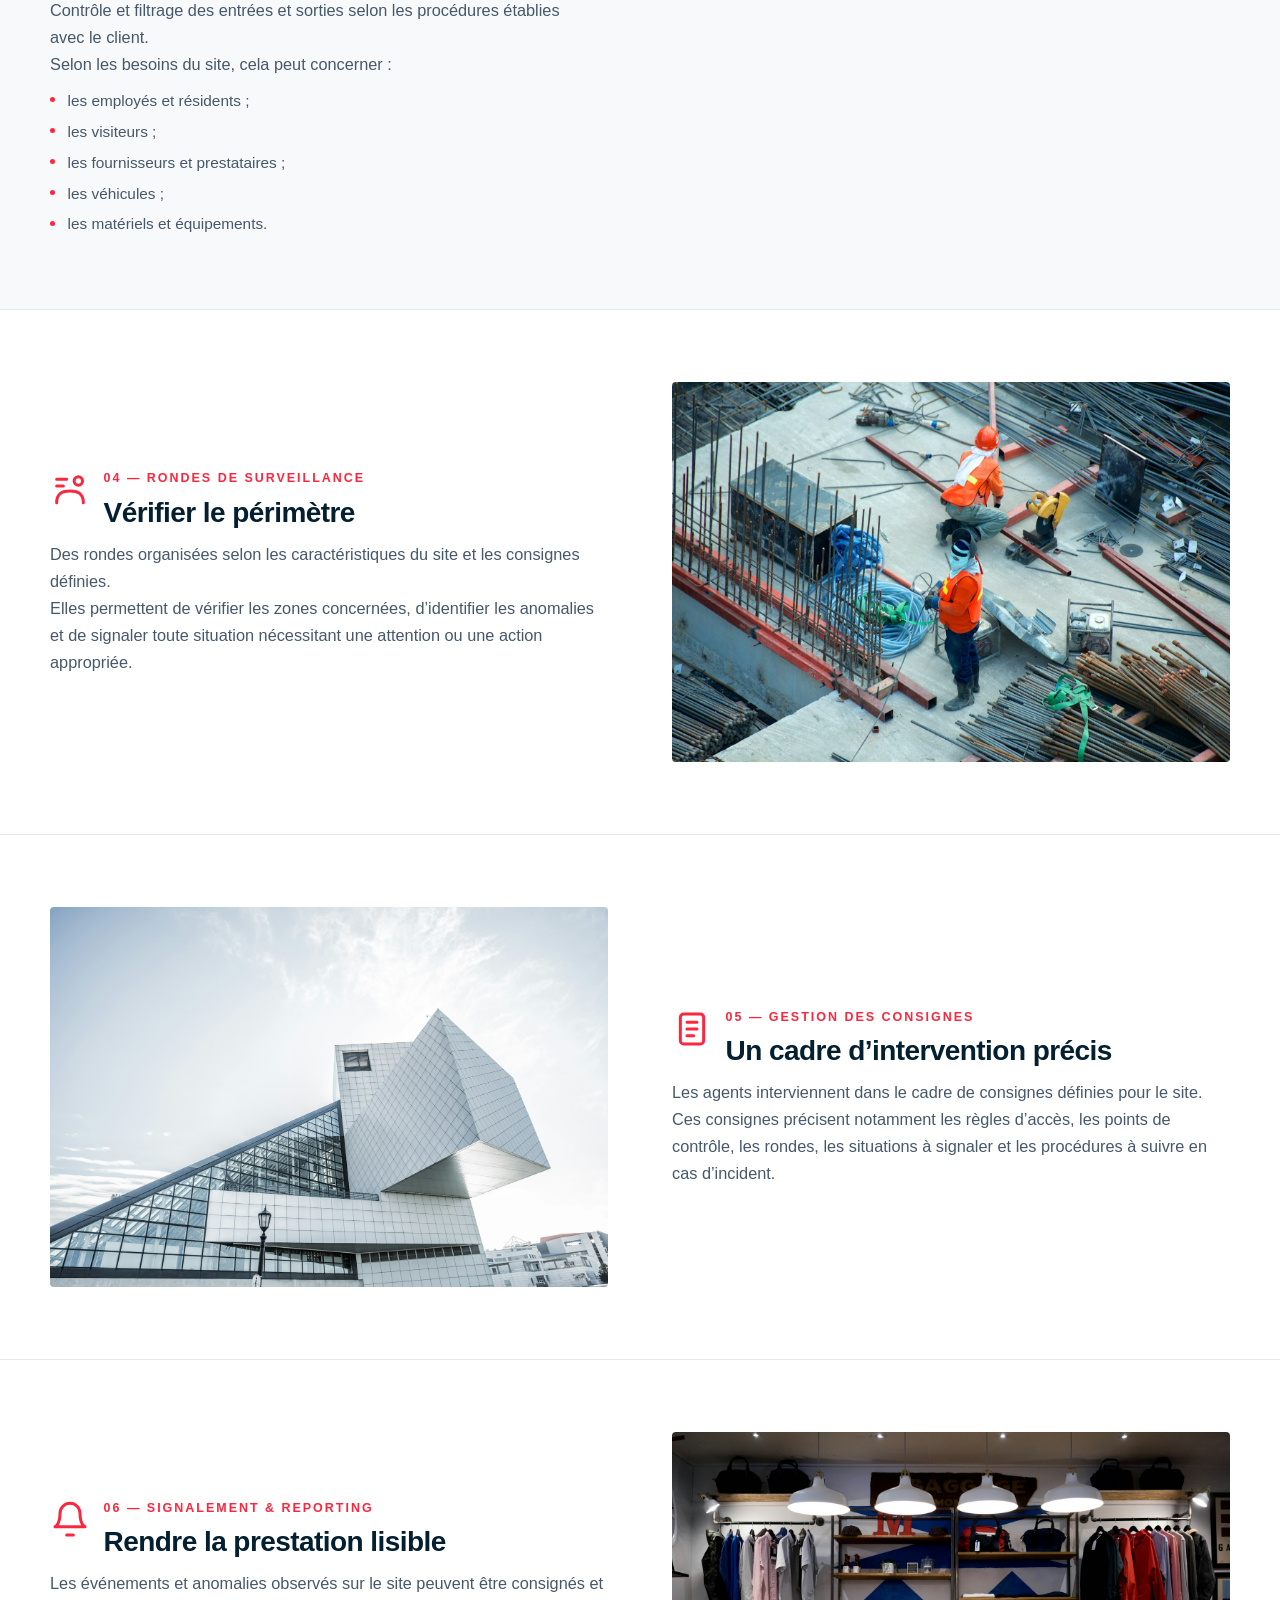
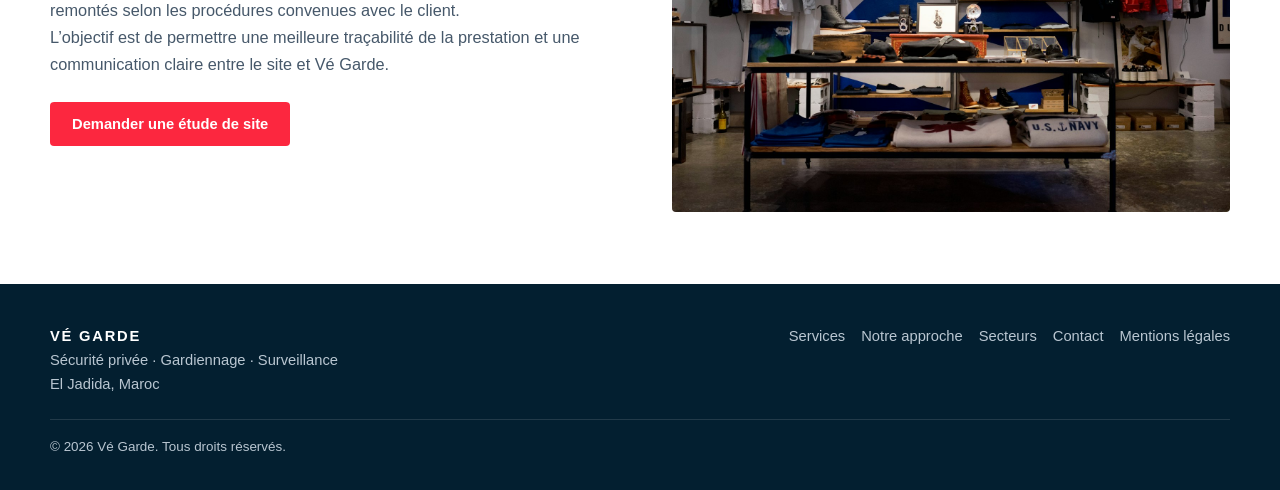
<file: services.html>
<!DOCTYPE html>
<html lang="fr">
<head>
  <meta charset="UTF-8">
  <meta name="viewport" content="width=device-width, initial-scale=1">
  <title>Services — Vé Garde</title>
  <meta name="description" content="Gardiennage, surveillance, contrôle d’accès, rondes, consignes et signalement : une prestation structurée autour de six éléments.">
  <meta name="theme-color" content="#ffffff">
  <link rel="icon" href="favicon.svg" type="image/svg+xml">
  <link rel="stylesheet" href="css/style.css">
</head>
<body>
  <a class="skip" href="#contenu">Aller au contenu</a>
  <header class="top">
    <div class="wrap">
      <a class="logo" href="index.html" aria-label="Vé Garde — Accueil">
        <img src="img/logo.svg" alt="Vé Garde" width="224" height="44">
      </a>
      <nav class="nav-desk" aria-label="Principal">
        <a href="index.html">Accueil</a>
        <a href="services.html" aria-current="page">Services</a>
        <a href="approche.html">Notre approche</a>
        <a href="secteurs.html">Secteurs</a>
        <a href="contact.html">Contact</a>
      </nav>
      <a class="btn btn-red" href="contact.html">Demander une étude</a>
      <button class="burger" type="button" data-menu-toggle aria-expanded="false" aria-controls="menu-mobile" aria-label="Ouvrir le menu"><span></span></button>
    </div>
  </header>
  <nav class="nav-mob" id="menu-mobile" data-menu>
    <a href="index.html">Accueil</a>
    <a href="services.html" aria-current="page">Services</a>
    <a href="approche.html">Notre approche</a>
    <a href="secteurs.html">Secteurs</a>
    <a href="contact.html">Contact</a>
    <a class="btn btn-red" href="contact.html">Demander une étude</a>
  </nav>

  <main id="contenu">
    <header class="page-intro">
      <div class="wrap prose">
        <p class="kicker">Nos services</p>
        <h1>Une prestation structurée</h1>
        <p class="lead">Six éléments, un même fil conducteur : une présence organisée, des consignes claires, un suivi régulier.</p>
      </div>
    </header>

    <article class="service-block" id="gardiennage">
      <div class="wrap service-grid">
        <div>
          <div class="service-head">
            <span class="service-icon" aria-hidden="true">
              <svg viewBox="0 0 24 24" fill="none" stroke="currentColor" stroke-width="1.8" stroke-linecap="round" stroke-linejoin="round"><path d="M12 3l8 3v6c0 5-3.5 8.5-8 9-4.5-.5-8-4-8-9V6z"/></svg>
            </span>
            <div>
              <p class="kicker">01 — Gardiennage</p>
              <h2>Présence d’agents de sécurité sur site</h2>
            </div>
          </div>
          <p>Présence d’agents de sécurité sur site selon les horaires et le dispositif définis avec le client.</p>
          <p>La mission peut notamment comprendre la surveillance des accès, des installations, des espaces extérieurs et des zones définies comme sensibles.</p>
        </div>
        <img src="img/presence.jpg" alt="Présence sur site" width="1600" height="1067" loading="lazy">
      </div>
    </article>

    <article class="service-block service-block--reverse" id="surveillance">
      <div class="wrap service-grid">
        <div>
          <div class="service-head">
            <span class="service-icon" aria-hidden="true">
              <svg viewBox="0 0 24 24" fill="none" stroke="currentColor" stroke-width="1.8" stroke-linecap="round" stroke-linejoin="round"><path d="M2 12s3.5-6.5 10-6.5S22 12 22 12s-3.5 6.5-10 6.5S2 12 2 12z"/><circle cx="12" cy="12" r="2.5"/></svg>
            </span>
            <div>
              <p class="kicker">02 — Surveillance</p>
              <h2>Détecter et signaler</h2>
            </div>
          </div>
          <p>Une présence attentive destinée à détecter et signaler les situations inhabituelles, les anomalies ou les comportements nécessitant une attention particulière.</p>
          <p>La surveillance est organisée selon la configuration et les contraintes du site.</p>
        </div>
        <img src="img/hero.jpg" alt="Surveillance attentive" width="1600" height="1067" loading="lazy">
      </div>
    </article>

    <article class="service-block service-block--soft service-block--full" id="acces">
      <div class="wrap service-grid">
        <div class="prose">
          <div class="service-head">
            <span class="service-icon" aria-hidden="true">
              <svg viewBox="0 0 24 24" fill="none" stroke="currentColor" stroke-width="1.8" stroke-linecap="round" stroke-linejoin="round"><rect x="4" y="10" width="16" height="10" rx="2"/><path d="M8 10V7a4 4 0 018 0v3"/></svg>
            </span>
            <div>
              <p class="kicker">03 — Contrôle d’accès</p>
              <h2>Filtrer les entrées et les sorties</h2>
            </div>
          </div>
          <p>Contrôle et filtrage des entrées et sorties selon les procédures établies avec le client.</p>
          <p>Selon les besoins du site, cela peut concerner :</p>
          <ul class="bullet-list">
            <li>les employés et résidents ;</li>
            <li>les visiteurs ;</li>
            <li>les fournisseurs et prestataires ;</li>
            <li>les véhicules ;</li>
            <li>les matériels et équipements.</li>
          </ul>
        </div>
      </div>
    </article>

    <article class="service-block" id="rondes">
      <div class="wrap service-grid">
        <div>
          <div class="service-head">
            <span class="service-icon" aria-hidden="true">
              <svg viewBox="0 0 24 24" fill="none" stroke="currentColor" stroke-width="1.8" stroke-linecap="round" stroke-linejoin="round"><path d="M4 19c0-6 4-7 8-7s8 1 8 7"/><path d="M4 5h6M4 9h4"/><circle cx="17" cy="6" r="2.5"/></svg>
            </span>
            <div>
              <p class="kicker">04 — Rondes de surveillance</p>
              <h2>Vérifier le périmètre</h2>
            </div>
          </div>
          <p>Des rondes organisées selon les caractéristiques du site et les consignes définies.</p>
          <p>Elles permettent de vérifier les zones concernées, d’identifier les anomalies et de signaler toute situation nécessitant une attention ou une action appropriée.</p>
        </div>
        <img src="img/inspection.jpg" alt="Rondes de surveillance" width="1600" height="1060" loading="lazy">
      </div>
    </article>

    <article class="service-block service-block--reverse" id="consignes">
      <div class="wrap service-grid">
        <div>
          <div class="service-head">
            <span class="service-icon" aria-hidden="true">
              <svg viewBox="0 0 24 24" fill="none" stroke="currentColor" stroke-width="1.8" stroke-linecap="round" stroke-linejoin="round"><rect x="5" y="3" width="14" height="18" rx="2"/><path d="M9 8h6M9 12h6M9 16h4"/></svg>
            </span>
            <div>
              <p class="kicker">05 — Gestion des consignes</p>
              <h2>Un cadre d’intervention précis</h2>
            </div>
          </div>
          <p>Les agents interviennent dans le cadre de consignes définies pour le site.</p>
          <p>Ces consignes précisent notamment les règles d’accès, les points de contrôle, les rondes, les situations à signaler et les procédures à suivre en cas d’incident.</p>
        </div>
        <img src="img/method.jpg" alt="Consignes de sécurité" width="1600" height="1067" loading="lazy">
      </div>
    </article>

    <article class="service-block" id="reporting">
      <div class="wrap service-grid">
        <div>
          <div class="service-head">
            <span class="service-icon" aria-hidden="true">
              <svg viewBox="0 0 24 24" fill="none" stroke="currentColor" stroke-width="1.8" stroke-linecap="round" stroke-linejoin="round"><path d="M18 8a6 6 0 10-12 0c0 7-3 8-3 8h18s-3-1-3-8"/><path d="M10 21h4"/></svg>
            </span>
            <div>
              <p class="kicker">06 — Signalement &amp; reporting</p>
              <h2>Rendre la prestation lisible</h2>
            </div>
          </div>
          <p>Les événements et anomalies observés sur le site peuvent être consignés et remontés selon les procédures convenues avec le client.</p>
          <p>L’objectif est de permettre une meilleure traçabilité de la prestation et une communication claire entre le site et Vé Garde.</p>
          <p style="margin-top:1.5rem"><a class="btn btn-red" href="contact.html">Demander une étude de site</a></p>
        </div>
        <img src="img/commerce.jpg" alt="Signalement et reporting" width="1600" height="1068" loading="lazy">
      </div>
    </article>
  </main>

  <footer class="foot">
    <div class="wrap">
      <div>
        <p class="brand">Vé Garde</p>
        <p>Sécurité privée · Gardiennage · Surveillance<br>El Jadida, Maroc</p>
      </div>
      <nav aria-label="Pied de page">
        <a href="services.html">Services</a>
        <a href="approche.html">Notre approche</a>
        <a href="secteurs.html">Secteurs</a>
        <a href="contact.html">Contact</a>
        <a href="mentions-legales.html">Mentions légales</a>
      </nav>
      <p class="legal"><span>© <span data-year>2026</span> Vé Garde. Tous droits réservés.</span></p>
    </div>
  </footer>
  <script src="js/main.js"></script>
</body>
</html>
</file>
<file: css/style.css>
@font-face {
  font-family: ProximaNova;
  src: url(https://d25purrcgqtc5w.cloudfront.net/dist/fonts/proximanova/302D42_1_0.eot);
  src: url(https://d25purrcgqtc5w.cloudfront.net/dist/fonts/proximanova/302D42_1_0.eot?#iefix) format("embedded-opentype"),
    url(https://d25purrcgqtc5w.cloudfront.net/dist/fonts/proximanova/302D42_1_0.woff2) format("woff2"),
    url(https://d25purrcgqtc5w.cloudfront.net/dist/fonts/proximanova/302D42_1_0.woff) format("woff"),
    url(https://d25purrcgqtc5w.cloudfront.net/dist/fonts/proximanova/302D42_1_0.ttf) format("truetype"),
    url(https://d25purrcgqtc5w.cloudfront.net/dist/fonts/proximanova/302D42_1_0.svg#wf) format("svg");
  font-display: swap;
}

:root {
  --red: #fc273f;
  --red-dark: #dd1a31;
  --navy: #031f30;
  --body: #46586a;
  --soft: #74879a;
  --line: #e4eaf0;
  --soft-bg: #f7f9fb;
  --font: ProximaNova, "Segoe UI", Arial, sans-serif;
  --wrap: min(1180px, 100% - 2.5rem);
  --prose: 34rem;
}

*,
*::before,
*::after {
  box-sizing: border-box;
  margin: 0;
  padding: 0;
}

html {
  scroll-behavior: smooth;
}

body {
  font-family: var(--font);
  color: var(--body);
  background: #fff;
  line-height: 1.65;
  font-size: 1.02rem;
}

body.nav-open {
  overflow: hidden;
}

img {
  display: block;
  max-width: 100%;
}

a {
  color: inherit;
  text-decoration: none;
}

button,
input,
select,
textarea {
  font: inherit;
  color: inherit;
}

button {
  background: none;
  border: 0;
  cursor: pointer;
}

ul,
ol {
  list-style: none;
}

::selection {
  background: var(--red);
  color: #fff;
}

h1,
h2,
h3 {
  color: var(--navy);
  line-height: 1.12;
  letter-spacing: -0.02em;
  font-weight: 700;
}

.wrap {
  width: var(--wrap);
  margin-inline: auto;
}

.prose {
  max-width: var(--prose);
}

.skip {
  position: absolute;
  left: 1rem;
  top: -4rem;
  z-index: 60;
  background: var(--navy);
  color: #fff;
  padding: 0.5rem 0.9rem;
}

.skip:focus {
  top: 0.8rem;
}

/* ---------- header ---------- */

.top {
  position: sticky;
  top: 0;
  z-index: 50;
  background: rgba(255, 255, 255, 0.96);
  backdrop-filter: blur(10px);
  border-bottom: 1px solid var(--line);
}

.top .wrap {
  display: flex;
  align-items: center;
  justify-content: space-between;
  gap: 1rem;
  min-height: 4.4rem;
}

.logo img {
  height: 2.35rem;
  width: auto;
}

.nav-desk {
  display: none;
  align-items: center;
  gap: 1.5rem;
}

.nav-desk a {
  font-size: 0.92rem;
  font-weight: 600;
  color: var(--navy);
  padding: 0.2rem 0;
  border-bottom: 2px solid transparent;
}

.nav-desk a:hover {
  color: var(--red);
}

.nav-desk a[aria-current="page"] {
  border-color: var(--red);
}

.btn {
  display: inline-flex;
  align-items: center;
  justify-content: center;
  min-height: 2.75rem;
  padding: 0.45rem 1.25rem;
  border-radius: 4px;
  font-weight: 700;
  font-size: 0.92rem;
  border: 2px solid transparent;
  transition: background 0.15s ease, color 0.15s ease, border-color 0.15s ease;
}

.btn-red {
  background: var(--red);
  color: #fff;
}

.btn-red:hover,
.btn-red:focus-visible {
  background: var(--red-dark);
}

.btn-line {
  border-color: var(--navy);
  color: var(--navy);
}

.btn-line:hover,
.btn-line:focus-visible {
  background: var(--navy);
  color: #fff;
}

.btn-white {
  background: #fff;
  color: var(--navy);
}

.btn-white:hover,
.btn-white:focus-visible {
  background: var(--red);
  color: #fff;
  border-color: var(--red);
}

.top .btn {
  display: none;
}

.burger {
  width: 2.5rem;
  height: 2.5rem;
  border: 1px solid var(--line);
  display: grid;
  place-items: center;
}

.burger span,
.burger span::before,
.burger span::after {
  content: "";
  display: block;
  width: 1.1rem;
  height: 2px;
  background: var(--navy);
  position: relative;
  transition: transform 0.15s ease, background 0.15s ease;
}

.burger span::before {
  position: absolute;
  top: -5px;
}

.burger span::after {
  position: absolute;
  top: 5px;
}

.burger[aria-expanded="true"] span {
  background: transparent;
}

.burger[aria-expanded="true"] span::before {
  top: 0;
  transform: rotate(45deg);
}

.burger[aria-expanded="true"] span::after {
  top: 0;
  transform: rotate(-45deg);
}

.nav-mob {
  display: none;
  position: fixed;
  inset: 4.4rem 0 0;
  z-index: 45;
  background: #fff;
  border-top: 1px solid var(--line);
  padding: 1.2rem;
}

.nav-mob.is-open {
  display: grid;
  align-content: start;
  gap: 0.2rem;
}

.nav-mob a {
  font-size: 1.25rem;
  font-weight: 700;
  color: var(--navy);
  padding: 0.7rem 0.2rem;
  border-bottom: 1px solid var(--line);
}

.nav-mob a[aria-current="page"] {
  color: var(--red);
}

.nav-mob .btn {
  margin-top: 0.8rem;
  justify-self: start;
}

/* ---------- typography ---------- */

.kicker {
  color: var(--red);
  font-weight: 700;
  font-size: 0.78rem;
  letter-spacing: 0.16em;
  text-transform: uppercase;
}

.kicker-light {
  color: #ffb3bc;
}

.num {
  font-size: clamp(2.4rem, 5vw, 3.5rem);
  font-weight: 700;
  color: var(--red);
  line-height: 1;
  letter-spacing: -0.03em;
}

.text-link {
  color: var(--red);
  font-weight: 700;
  font-size: 0.95rem;
  border-bottom: 1px solid rgba(252, 39, 63, 0.35);
  padding-bottom: 0.1rem;
}

.text-link:hover {
  border-color: var(--red);
}

.lead {
  font-size: 1.12rem;
  max-width: var(--prose);
}

/* ---------- hero ---------- */

.hero {
  padding: 4.5rem 0 5rem;
  overflow: hidden;
}

.hero-grid {
  display: grid;
  gap: 2.5rem;
  align-items: center;
}

.hero h1 {
  font-size: clamp(2.5rem, 6vw, 4.2rem);
  margin: 1rem 0;
  max-width: 14ch;
}

.hero .actions {
  display: flex;
  flex-wrap: wrap;
  gap: 0.75rem;
  margin-top: 1.8rem;
  align-items: center;
}

.hero-visual {
  position: relative;
}

.hero-visual img {
  width: 100%;
  height: clamp(280px, 42vw, 520px);
  object-fit: cover;
  border-radius: 4px;
}

.hero-visual::after {
  content: "";
  position: absolute;
  inset: 1.2rem -1.2rem -1.2rem 1.2rem;
  border: 2px solid var(--navy);
  border-radius: 4px;
  z-index: -1;
  pointer-events: none;
}

/* ---------- sections ---------- */

.section {
  padding: 5.5rem 0;
}

.section-soft {
  background: var(--soft-bg);
}

.editorial {
  display: grid;
  gap: 2.5rem;
  align-items: start;
}

.editorial h2 {
  font-size: clamp(1.9rem, 4vw, 2.8rem);
  margin: 0.6rem 0 1rem;
}

.editorial .lede {
  font-size: 1.08rem;
  margin-bottom: 1rem;
}

.bleed-image {
  position: relative;
}

.bleed-image img {
  width: 100%;
  height: clamp(280px, 38vw, 480px);
  object-fit: cover;
  border-radius: 4px;
}

.bleed-image .caption {
  margin-top: 0.6rem;
  font-size: 0.85rem;
  font-weight: 600;
  color: var(--soft);
  letter-spacing: 0.06em;
  text-transform: uppercase;
}

/* index rows */

.index-block {
  padding: 5.5rem 0;
}

.index-block h2 {
  font-size: clamp(1.6rem, 3vw, 2.1rem);
  margin-bottom: 2rem;
  max-width: 20ch;
}

.index-list {
  display: grid;
}

.index-item {
  display: grid;
  grid-template-columns: auto 1fr auto;
  gap: 1.2rem 1.5rem;
  align-items: baseline;
  padding: 2rem 0;
  border-top: 1px solid var(--navy);
}

.index-item:last-child {
  border-bottom: 1px solid var(--navy);
}

.index-item h3 {
  font-size: clamp(1.2rem, 2.5vw, 1.55rem);
  margin-bottom: 0.35rem;
}

.index-item p {
  font-size: 0.96rem;
  max-width: 36rem;
}

.index-arrow {
  color: var(--red);
  font-size: 1.4rem;
  font-weight: 700;
  transition: transform 0.15s ease;
}

.index-item:hover .index-arrow {
  transform: translateX(4px);
}

/* principles strip */

.principles {
  border-top: 1px solid var(--line);
  border-bottom: 1px solid var(--line);
  padding: 3rem 0;
}

.principles .wrap {
  display: grid;
  gap: 2rem;
}

.principles-head h2 {
  font-size: clamp(1.6rem, 3vw, 2.2rem);
  margin-top: 0.5rem;
}

.principles-row {
  display: grid;
  gap: 1.5rem;
}

.principle {
  padding-top: 1rem;
  border-top: 3px solid var(--red);
}

.principle h3 {
  font-size: 1.05rem;
  margin-bottom: 0.35rem;
}

.principle p {
  font-size: 0.92rem;
}

/* full band CTA */

.band {
  background: var(--navy);
  color: #c5d0d8;
  padding: 4.5rem 0;
}

.band h2 {
  color: #fff;
  font-size: clamp(1.8rem, 4vw, 2.8rem);
  max-width: 18ch;
  margin: 0.6rem 0 0.8rem;
}

.band-grid {
  display: grid;
  gap: 2rem;
  align-items: end;
}

.band .actions {
  display: flex;
  flex-wrap: wrap;
  gap: 0.75rem;
}

.btn-line-light {
  border-color: rgba(255, 255, 255, 0.5);
  color: #fff;
}

.btn-line-light:hover,
.btn-line-light:focus-visible {
  background: #fff;
  color: var(--navy);
}

/* ---------- inner page intro ---------- */

.page-intro {
  padding: 4rem 0 2rem;
  border-bottom: 1px solid var(--line);
}

.page-intro h1 {
  font-size: clamp(2.2rem, 5vw, 3.6rem);
  margin: 0.8rem 0;
  max-width: 16ch;
}

/* ---------- timeline (approche) ---------- */

.timeline-layout {
  display: grid;
  gap: 3rem;
  padding: 4rem 0 5rem;
}

.timeline {
  position: relative;
  display: grid;
  gap: 0;
}

.timeline::before {
  content: "";
  position: absolute;
  left: 1.35rem;
  top: 0.5rem;
  bottom: 0.5rem;
  width: 2px;
  background: var(--navy);
}

.timeline-step {
  display: grid;
  grid-template-columns: 3.5rem 1fr;
  gap: 1.2rem;
  padding: 2rem 0;
  border-bottom: 1px solid var(--line);
}

.timeline-step:last-child {
  border-bottom: 0;
}

.timeline-step .num {
  font-size: 1.5rem;
  padding-top: 0.15rem;
}

.timeline-step h2 {
  font-size: clamp(1.2rem, 2.5vw, 1.55rem);
  margin-bottom: 0.5rem;
}

.timeline-step .label {
  display: block;
  font-size: 0.78rem;
  font-weight: 700;
  letter-spacing: 0.12em;
  text-transform: uppercase;
  color: var(--soft);
  margin-bottom: 0.35rem;
}

.timeline-aside img {
  width: 100%;
  height: 100%;
  min-height: 320px;
  object-fit: cover;
  border-radius: 4px;
}

/* ---------- services alternating ---------- */

.service-block {
  padding: 4.5rem 0;
  border-bottom: 1px solid var(--line);
}

.service-block:last-of-type {
  border-bottom: 0;
}

.service-grid {
  display: grid;
  gap: 2.5rem;
  align-items: center;
}

.service-grid h2 {
  font-size: clamp(1.35rem, 2.8vw, 1.75rem);
  margin: 0.5rem 0 0.8rem;
}

.service-head {
  display: flex;
  gap: 0.85rem;
  align-items: flex-start;
}

.service-icon {
  width: 2.5rem;
  height: 2.5rem;
  flex: none;
  color: var(--red);
  margin-top: 0.15rem;
}

.service-icon svg {
  width: 100%;
  height: 100%;
}

.service-grid img {
  width: 100%;
  height: clamp(240px, 32vw, 380px);
  object-fit: cover;
  border-radius: 4px;
}

.service-block--soft {
  background: var(--soft-bg);
}

.service-block--full .service-grid {
  grid-template-columns: 1fr;
}

.bullet-list {
  display: grid;
  gap: 0.35rem;
  margin-top: 0.6rem;
}

.bullet-list li {
  padding-left: 1.1rem;
  position: relative;
  font-size: 0.96rem;
}

.bullet-list li::before {
  content: "";
  position: absolute;
  left: 0;
  top: 0.58rem;
  width: 5px;
  height: 5px;
  background: var(--red);
  border-radius: 50%;
}

/* ---------- sector panels ---------- */

.sector-panel {
  min-height: 80vh;
  display: flex;
  align-items: center;
  padding: 4rem 0;
  border-bottom: 1px solid var(--line);
}

.sector-panel:last-of-type {
  border-bottom: 0;
}

.sector-inner {
  display: grid;
  gap: 2.5rem;
  align-items: center;
  width: 100%;
}

.sector-sticky h2 {
  font-size: clamp(1.8rem, 3.5vw, 2.6rem);
  margin: 0.5rem 0 1rem;
}

.sector-panel img {
  width: 100%;
  height: clamp(280px, 40vw, 460px);
  object-fit: cover;
  border-radius: 4px;
}

/* ---------- contact asymmetric ---------- */

.contact-page {
  display: grid;
}

.contact-aside {
  background: var(--soft-bg);
  padding: 3rem 0 4rem;
}

.contact-aside .wrap {
  display: grid;
  gap: 2rem;
}

.contact-aside h1 {
  font-size: clamp(2rem, 4.5vw, 3rem);
  max-width: 14ch;
}

.process-steps {
  display: grid;
  gap: 1.2rem;
  margin-top: 1rem;
}

.process-step {
  display: grid;
  grid-template-columns: 2.5rem 1fr;
  gap: 0.8rem;
  align-items: baseline;
}

.process-step .num {
  font-size: 1.1rem;
}

.process-step h3 {
  font-size: 1rem;
  margin-bottom: 0.15rem;
}

.process-step p {
  font-size: 0.92rem;
}

.info-list {
  display: grid;
  gap: 1.2rem;
  margin-top: 1.5rem;
  padding-top: 1.5rem;
  border-top: 1px solid var(--line);
}

.info-list dt {
  font-size: 0.75rem;
  font-weight: 700;
  letter-spacing: 0.1em;
  text-transform: uppercase;
  color: var(--soft);
  margin-bottom: 0.2rem;
}

.info-list dd {
  color: var(--navy);
  font-weight: 600;
  font-size: 0.95rem;
}

.contact-form-wrap {
  padding: 3rem 0 4rem;
}

.form-panel {
  max-width: 24rem;
  margin-inline: auto;
}

.form-panel h2 {
  font-size: 1.35rem;
  margin: 0.4rem 0 0.6rem;
}

.field {
  display: grid;
  gap: 0.3rem;
  margin-bottom: 0.9rem;
}

.field label {
  font-size: 0.82rem;
  font-weight: 700;
  color: var(--navy);
}

.field input,
.field select,
.field textarea {
  width: 100%;
  border: 1px solid var(--line);
  border-radius: 4px;
  padding: 0.7rem 0.8rem;
  outline: none;
  background: #fff;
}

.field input:focus,
.field select:focus,
.field textarea:focus {
  border-color: var(--navy);
}

.field textarea {
  min-height: 7rem;
  resize: vertical;
}

.form-status {
  margin-top: 0.8rem;
  font-weight: 600;
  font-size: 0.92rem;
  color: var(--red);
}

/* ---------- legal ---------- */

.legal-list {
  display: grid;
  max-width: 40rem;
  margin-top: 2rem;
}

.legal-list div {
  display: grid;
  gap: 0.15rem;
  padding: 1rem 0;
  border-bottom: 1px solid var(--line);
}

.legal-list dt {
  font-size: 0.75rem;
  font-weight: 700;
  letter-spacing: 0.1em;
  text-transform: uppercase;
  color: var(--soft);
}

.legal-list dd {
  color: var(--navy);
  font-weight: 600;
}

.legal-note {
  margin-top: 1.5rem;
  max-width: 36rem;
  font-size: 0.92rem;
  color: var(--soft);
}

.placeholder {
  color: var(--soft);
  font-style: italic;
  font-weight: 400;
}

/* ---------- footer ---------- */

.foot {
  background: var(--navy);
  color: #b9c6d1;
  padding: 2.5rem 0 2rem;
  font-size: 0.92rem;
}

.foot .wrap {
  display: grid;
  gap: 1.4rem;
}

.foot .brand {
  color: #fff;
  font-weight: 700;
  letter-spacing: 0.12em;
  text-transform: uppercase;
}

.foot nav {
  display: flex;
  flex-wrap: wrap;
  gap: 1rem;
}

.foot a:hover {
  color: #fff;
}

.foot .legal {
  border-top: 1px solid rgba(255, 255, 255, 0.12);
  padding-top: 1rem;
  font-size: 0.84rem;
}

/* ---------- 404 ---------- */

.lost {
  min-height: 65vh;
  display: grid;
  place-content: center;
  text-align: center;
  gap: 1rem;
  padding: 4rem 1.2rem;
}

.lost h1 {
  font-size: clamp(2rem, 5vw, 3.2rem);
}

.lost .actions {
  display: flex;
  flex-wrap: wrap;
  gap: 0.75rem;
  justify-content: center;
  margin-top: 0.5rem;
}

/* ---------- responsive ---------- */

@media (min-width: 720px) {
  .principles-row {
    grid-template-columns: repeat(3, 1fr);
    gap: 1.5rem;
  }

  .principle:nth-child(4),
  .principle:nth-child(5) {
    grid-column: span 1;
  }
}

@media (min-width: 960px) {
  .nav-desk {
    display: flex;
  }

  .top .btn {
    display: inline-flex;
  }

  .burger,
  .nav-mob {
    display: none !important;
  }

  .hero-grid {
    grid-template-columns: 1fr 1.05fr;
    gap: 3.5rem;
  }

  .hero-visual {
    margin-right: -2rem;
  }

  .editorial {
    grid-template-columns: 1fr 1.15fr;
    gap: 4rem;
  }

  .editorial.flip {
    grid-template-columns: 1.15fr 1fr;
  }

  .editorial.flip .prose {
    order: 2;
  }

  .editorial.flip .bleed-image {
    order: 1;
  }

  .principles-row {
    grid-template-columns: repeat(5, 1fr);
  }

  .band-grid {
    grid-template-columns: 1fr auto;
  }

  .timeline-layout {
    grid-template-columns: 1.2fr 0.8fr;
    gap: 4rem;
    align-items: start;
  }

  .timeline-aside {
    position: sticky;
    top: 6rem;
  }

  .service-grid {
    grid-template-columns: 1fr 1fr;
    gap: 4rem;
  }

  .service-block--reverse .service-grid > :first-child {
    order: 2;
  }

  .service-block--reverse .service-grid > :last-child {
    order: 1;
  }

  .sector-inner {
    grid-template-columns: 1fr 1fr;
    gap: 4rem;
  }

  .sector-panel--flip .sector-inner > :first-child {
    order: 2;
  }

  .contact-page {
    grid-template-columns: 1fr 24rem;
    min-height: calc(100vh - 4.4rem);
  }

  .contact-aside {
    padding: 4rem 0;
  }

  .contact-form-wrap {
    padding: 4rem 2rem;
    border-left: 1px solid var(--line);
  }

  .form-panel {
    margin-inline: 0;
    max-width: none;
  }

  .foot .wrap {
    grid-template-columns: 1fr auto;
    align-items: start;
  }

  .foot .legal {
    grid-column: 1 / -1;
  }
}

@media (prefers-reduced-motion: reduce) {
  html {
    scroll-behavior: auto;
  }
}

:focus-visible {
  outline: 2px solid var(--red);
  outline-offset: 2px;
}
</file>
